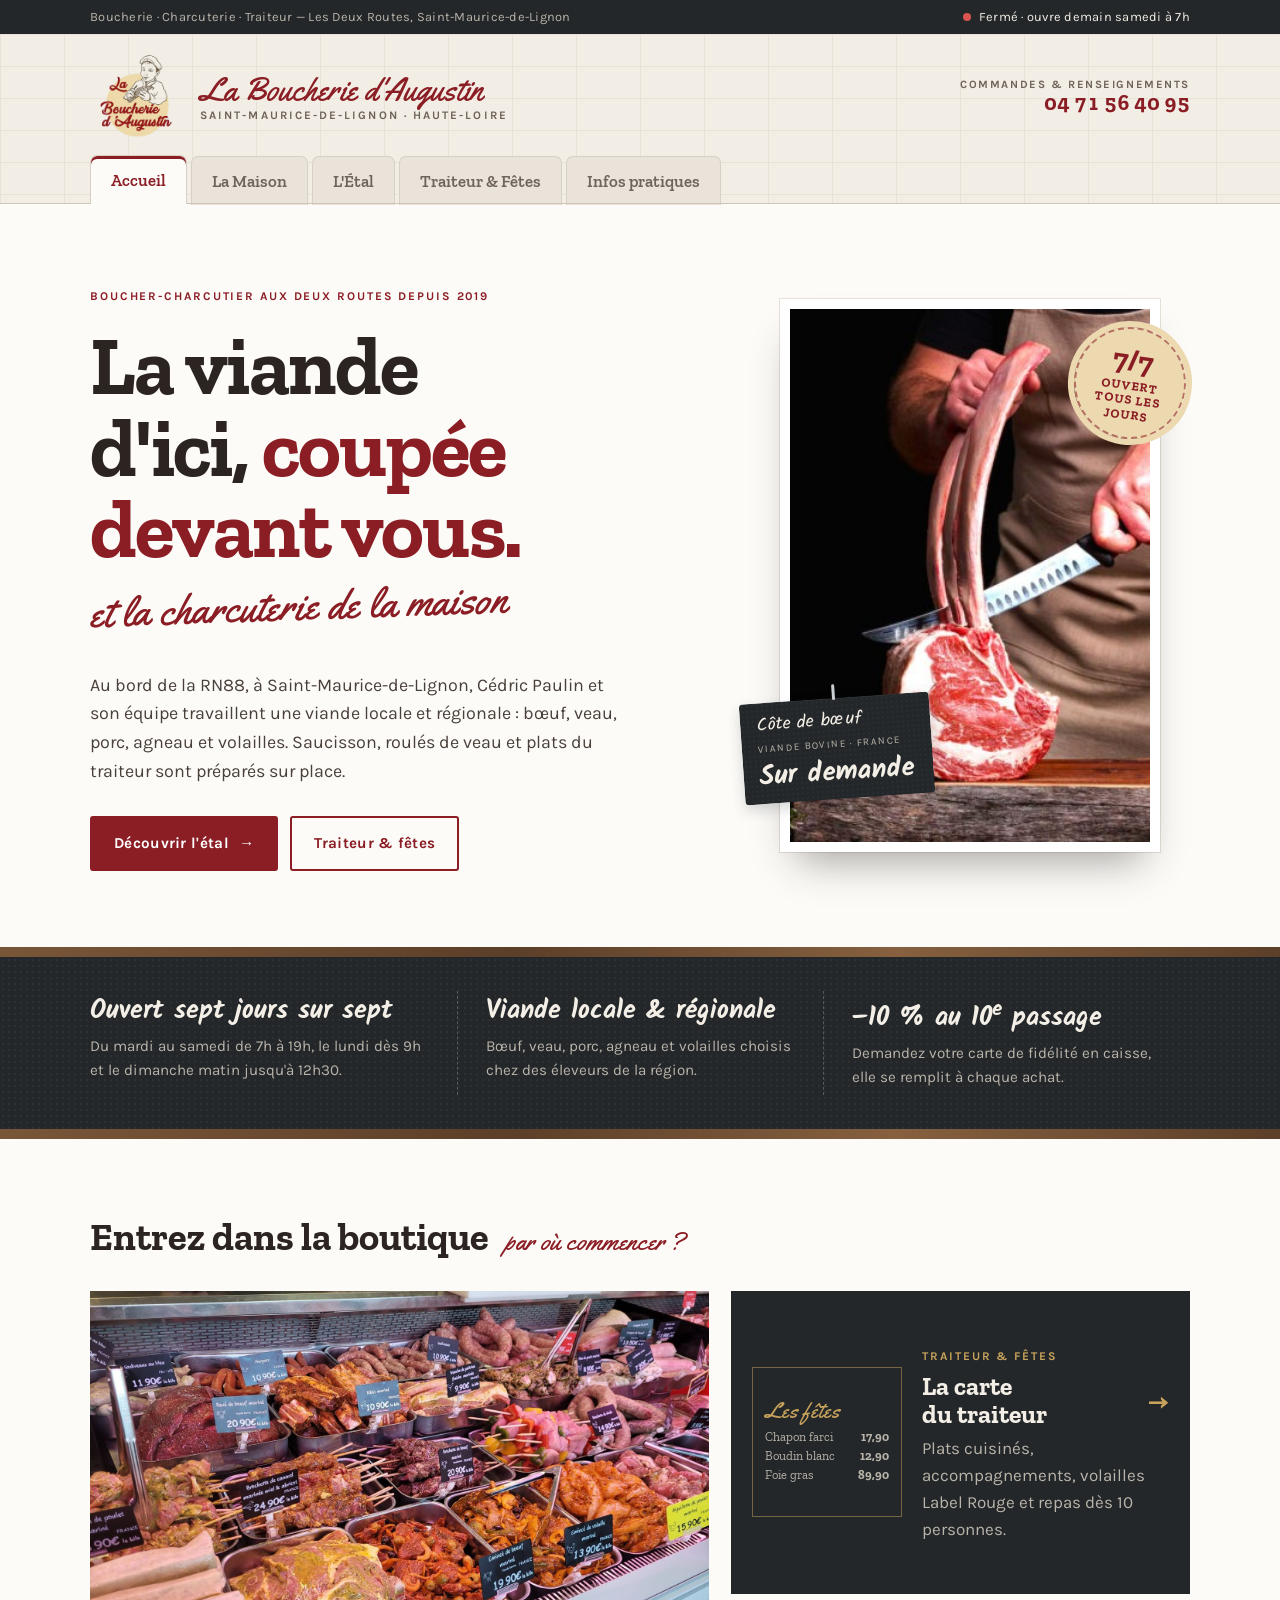
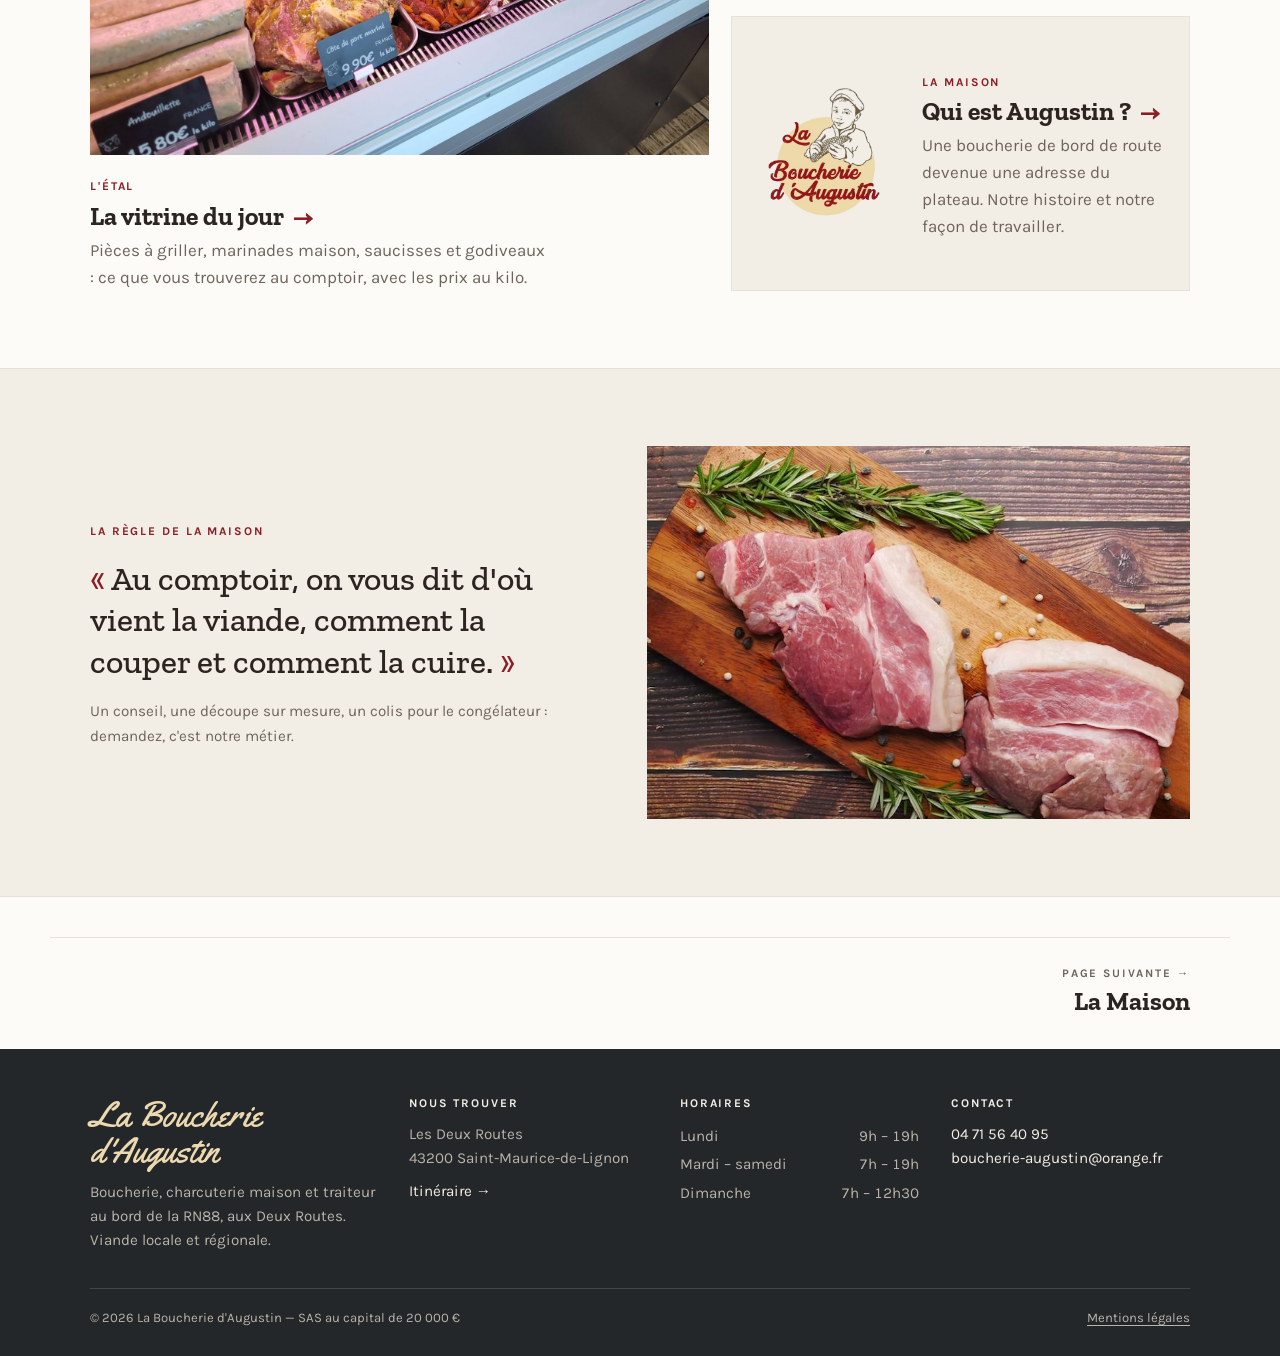
<file: index.html>
<!doctype html>
<html lang="fr">
<head>
<meta charset="utf-8">
<meta name="viewport" content="width=device-width, initial-scale=1, viewport-fit=cover">
<title>La Boucherie d'Augustin</title>
<meta name="description" content="Boucherie, charcuterie maison et traiteur aux Deux Routes, Saint-Maurice-de-Lignon (43). Viande locale et régionale, ouvert 7 jours sur 7.">
<meta property="og:title" content="La Boucherie d'Augustin">
<meta property="og:description" content="Boucherie, charcuterie maison et traiteur aux Deux Routes, Saint-Maurice-de-Lignon (43). Viande locale et régionale, ouvert 7 jours sur 7.">
<meta property="og:type" content="website">
<meta property="og:image" content="assets/img/vitrine.jpg">
<meta name="theme-color" content="#24272a">
<link rel="icon" type="image/png" href="assets/img/favicon.png">
<link rel="preconnect" href="https://fonts.googleapis.com">
<link rel="preconnect" href="https://fonts.gstatic.com" crossorigin>
<link rel="stylesheet" href="https://fonts.googleapis.com/css2?family=Kalam:wght@400;700&amp;family=Karla:ital,wght@0,400;0,500;0,700;1,400&amp;family=Yellowtail&amp;family=Zilla+Slab:wght@500;600;700&amp;display=swap">
<link rel="stylesheet" href="assets/css/site.css">
</head>
<body>
<a class="skip" href="#contenu">Aller au contenu</a>
<div class="topbar">
  <div class="wrap">
    <span class="hide-sm">Boucherie · Charcuterie · Traiteur — Les Deux Routes, Saint-Maurice-de-Lignon</span>
    <span class="status" data-status>Ouvert 7 jours sur 7</span>
  </div>
</div>
<header class="masthead">
  <div class="wrap">
    <a class="brand" href="index.html" data-index="0" aria-label="La Boucherie d'Augustin, accueil">
      <img src="assets/img/logo.png" alt="Logo de La Boucherie d'Augustin : un jeune apprenti boucher tenant un saucisson" width="96" height="94">
      <span class="brand-text"><strong>La Boucherie d'Augustin</strong><span>Saint-Maurice-de-Lignon · Haute-Loire</span></span>
    </a>
    <nav aria-label="Pages du site">
      <ul class="tabs">
        <li><a href="index.html" data-index="0" aria-current="page">Accueil</a></li>
        <li><a href="maison.html" data-index="1">La Maison</a></li>
        <li><a href="etal.html" data-index="2">L'Étal</a></li>
        <li><a href="traiteur.html" data-index="3">Traiteur &amp; Fêtes</a></li>
        <li><a href="infos.html" data-index="4">Infos pratiques</a></li>
      </ul>
    </nav>
    <a class="call" href="tel:+33471564095"><small>Commandes &amp; renseignements</small><b>04 71 56 40 95</b></a>
  </div>
</header>
<main id="contenu" class="page" data-index="0">

  <div class="wrap hero">
    <div>
      <span class="label">Boucher-charcutier aux Deux Routes depuis 2019</span>
      <h1>La viande d'ici, <em>coupée devant vous.</em></h1>
      <span class="script under">et la charcuterie de la maison</span>
      <p class="intro">Au bord de la RN88, à Saint-Maurice-de-Lignon, Cédric Paulin et son équipe travaillent une viande locale et régionale : bœuf, veau, porc, agneau et volailles. Saucisson, roulés de veau et plats du traiteur sont préparés sur place.</p>
      <div class="actions">
        <a class="btn" href="etal.html" data-index="2">Découvrir l'étal <span class="arrow">→</span></a>
        <a class="btn ghost" href="traiteur.html" data-index="3">Traiteur &amp; fêtes</a>
      </div>
    </div>
    <div class="hero-visual">
      <div class="photo"><img src="assets/img/cote-de-boeuf.jpg" alt="Le boucher tient une côte de bœuf à l'os, couteau à la main" width="300" height="444"></div>
      <div class="tag"><span class="t-name">Côte de bœuf</span><span class="t-origin">Viande bovine · France</span><span class="t-price">Sur demande<small></small></span></div>
      <div class="stamp"><span><strong>7/7</strong>ouvert<br>tous les jours</span></div>
    </div>
  </div>

  <div class="ardoise">
    <div class="wrap">
      <div class="item"><b>Ouvert sept jours sur sept</b><span>Du mardi au samedi de 7h à 19h, le lundi dès 9h et le dimanche matin jusqu'à 12h30.</span></div>
      <div class="item"><b>Viande locale &amp; régionale</b><span>Bœuf, veau, porc, agneau et volailles choisis chez des éleveurs de la région.</span></div>
      <div class="item"><b>−10 % au 10<sup>e</sup> passage</b><span>Demandez votre carte de fidélité en caisse, elle se remplit à chaque achat.</span></div>
    </div>
  </div>

  <section class="wrap">
    <div class="section-title"><h2>Entrez dans la boutique</h2><span class="script">par où commencer ?</span></div>
    <div class="doors">
      <a class="door door-main" href="etal.html" data-index="2">
        <div class="img"><img src="assets/img/vitrine.jpg" alt="La vitrine réfrigérée : brochettes, merguez, émincés marinés et andouillettes avec leurs étiquettes de prix" width="1600" height="1200"></div>
        <div class="door-txt">
          <span class="label">L'Étal</span>
          <h3>La vitrine du jour <span class="arrow">→</span></h3>
          <p>Pièces à griller, marinades maison, saucisses et godiveaux : ce que vous trouverez au comptoir, avec les prix au kilo.</p>
        </div>
      </a>
      <a class="door door-side menu-card" href="traiteur.html" data-index="3">
        <div class="mini-menu" aria-hidden="true"><span class="script">Les fêtes</span><span>Chapon farci <b>17,90</b></span><span>Boudin blanc <b>12,90</b></span><span>Foie gras <b>89,90</b></span></div>
        <div class="door-txt">
          <span class="label">Traiteur &amp; Fêtes</span>
          <h3>La carte du traiteur <span class="arrow">→</span></h3>
          <p>Plats cuisinés, accompagnements, volailles Label Rouge et repas dès 10 personnes.</p>
        </div>
      </a>
      <a class="door door-side" href="maison.html" data-index="1">
        <div class="img logo"><img src="assets/img/logo.png" alt="" width="452" height="442"></div>
        <div class="door-txt">
          <span class="label">La Maison</span>
          <h3>Qui est Augustin ? <span class="arrow">→</span></h3>
          <p>Une boucherie de bord de route devenue une adresse du plateau. Notre histoire et notre façon de travailler.</p>
        </div>
      </a>
    </div>
  </section>

  <div class="quote-band">
    <section class="wrap">
      <div>
        <span class="label">La règle de la maison</span>
        <blockquote style="margin-top:14px">Au comptoir, on vous dit d'où vient la viande, comment la couper et comment la cuire.</blockquote>
        <cite>Un conseil, une découpe sur mesure, un colis pour le congélateur : demandez, c'est notre métier.</cite>
      </div>
      <div class="photo"><img src="assets/img/porc-planche.jpg" alt="Deux pièces de porc fraîches sur une planche en bois, romarin et poivre" width="800" height="600"></div>
    </section>
  </div>

</main>
<nav class="wrap pager" aria-label="Pages voisines">
  
  <a class="next" href="maison.html" data-index="1"><small>Page suivante →</small><span>La Maison</span></a>
</nav>
<footer class="site-footer">
  <div class="wrap">
    <div class="foot-grid">
      <div class="foot-brand">
        <span class="script">La Boucherie d'Augustin</span>
        <p>Boucherie, charcuterie maison et traiteur au bord de la RN88, aux Deux Routes. Viande locale et régionale.</p>
      </div>
      <div>
        <h4>Nous trouver</h4>
        <p>Les Deux Routes<br>43200 Saint-Maurice-de-Lignon</p>
        <p style="margin-top:8px"><a href="https://www.google.com/maps/search/?api=1&query=La+Boucherie+d%27Augustin%2C+Les+Deux+Routes%2C+43200+Saint-Maurice-de-Lignon" target="_blank" rel="noopener">Itinéraire →</a></p>
      </div>
      <div>
        <h4>Horaires</h4>
        <ul class="foot-hours">
          <li><span>Lundi</span><span>9h – 19h</span></li>
          <li><span>Mardi – samedi</span><span>7h – 19h</span></li>
          <li><span>Dimanche</span><span>7h – 12h30</span></li>
        </ul>
      </div>
      <div>
        <h4>Contact</h4>
        <p><a href="tel:+33471564095">04 71 56 40 95</a><br><a href="mailto:boucherie-augustin@orange.fr">boucherie-augustin@orange.fr</a></p>
      </div>
    </div>
    <div class="foot-bottom">
      <span>© <span data-year>2026</span> La Boucherie d'Augustin — SAS au capital de 20 000 €</span>
      <a href="mentions-legales.html" data-index="5">Mentions légales</a>
    </div>
  </div>
</footer>
<script src="assets/js/site.js"></script>
</body>
</html>
</file>
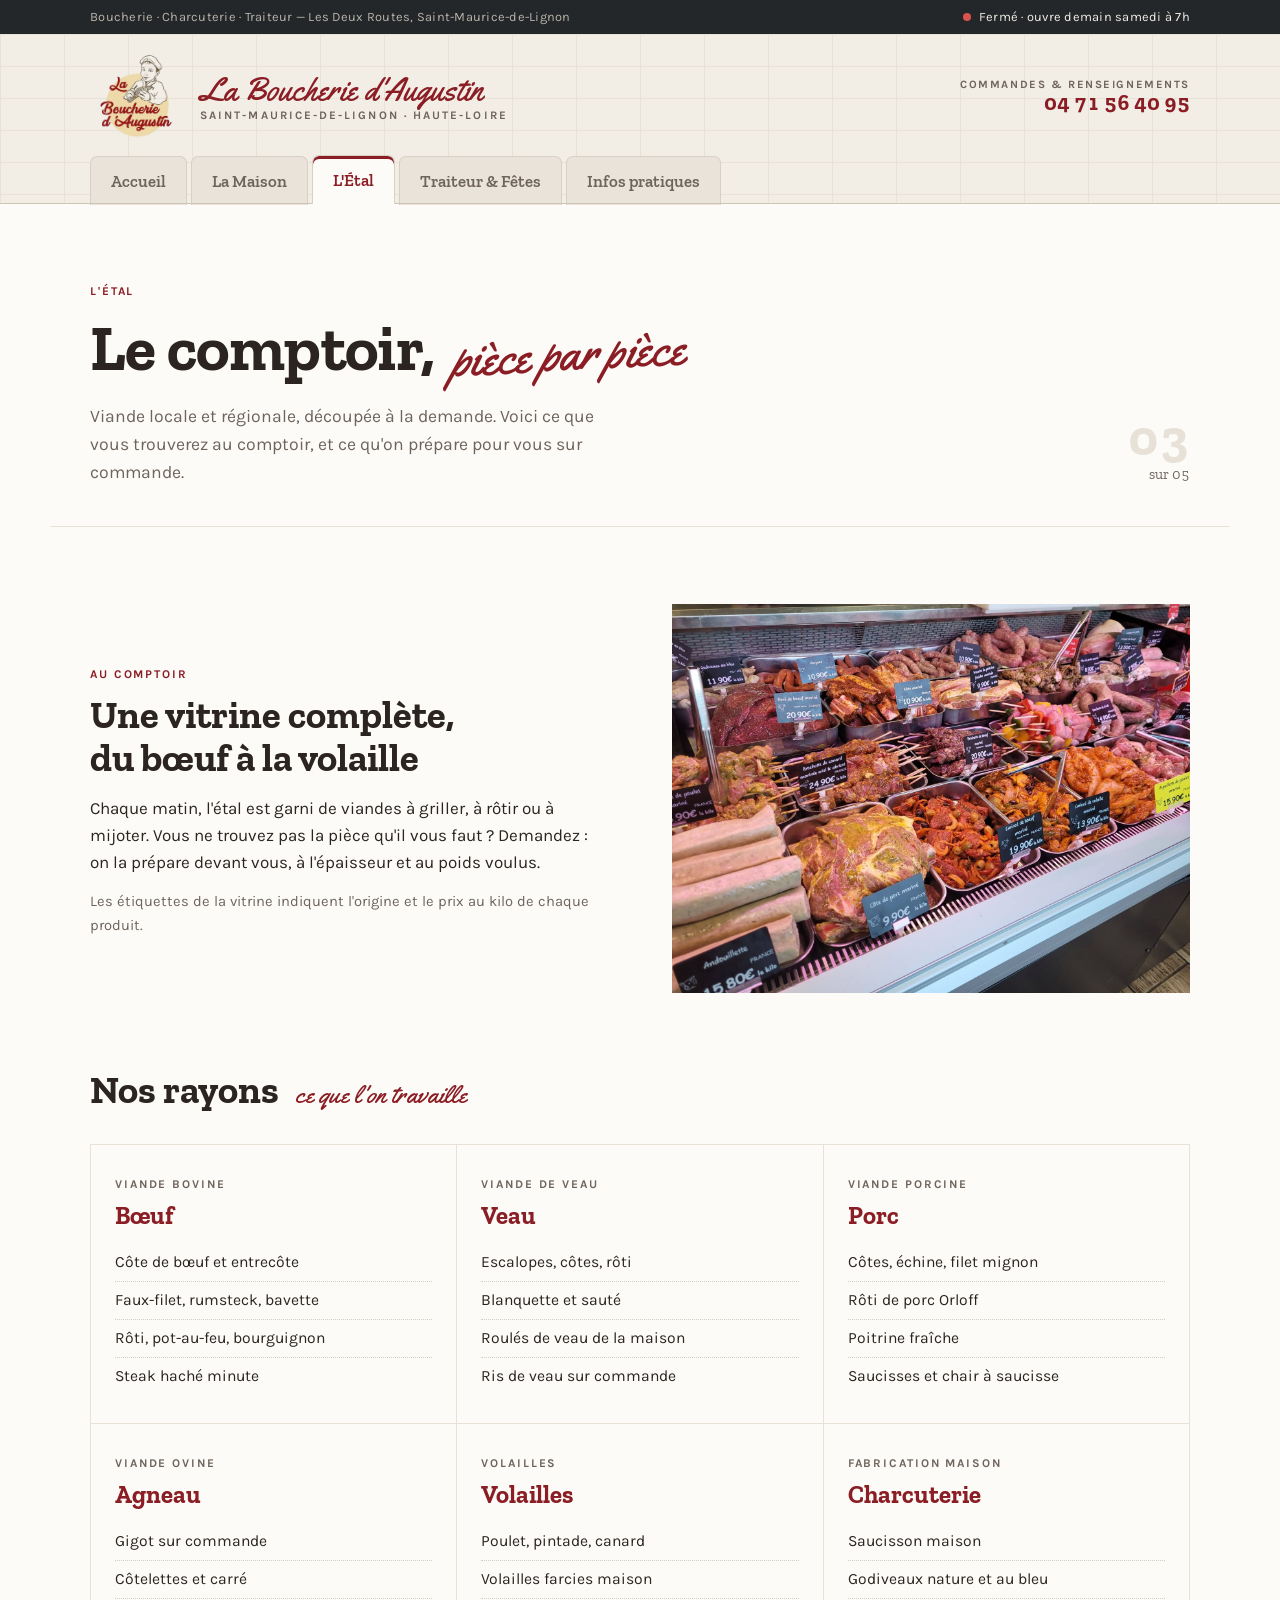
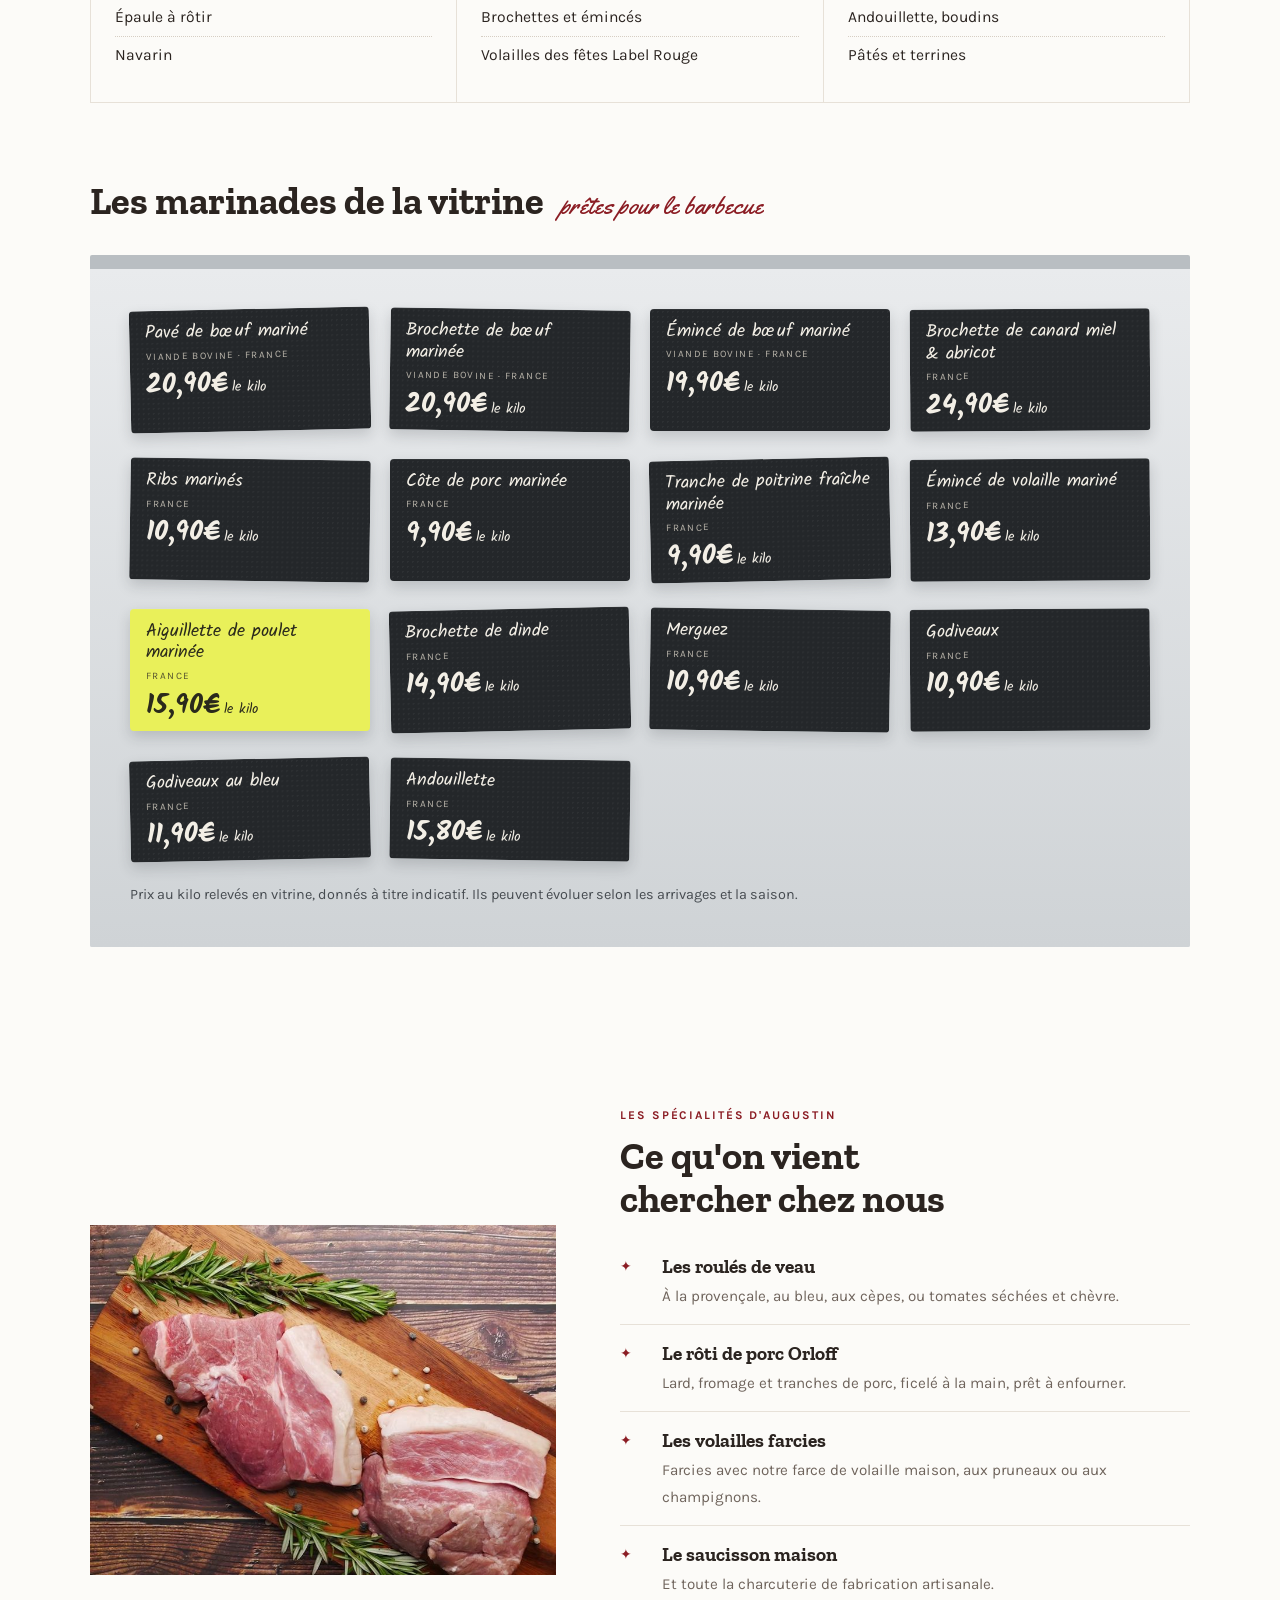
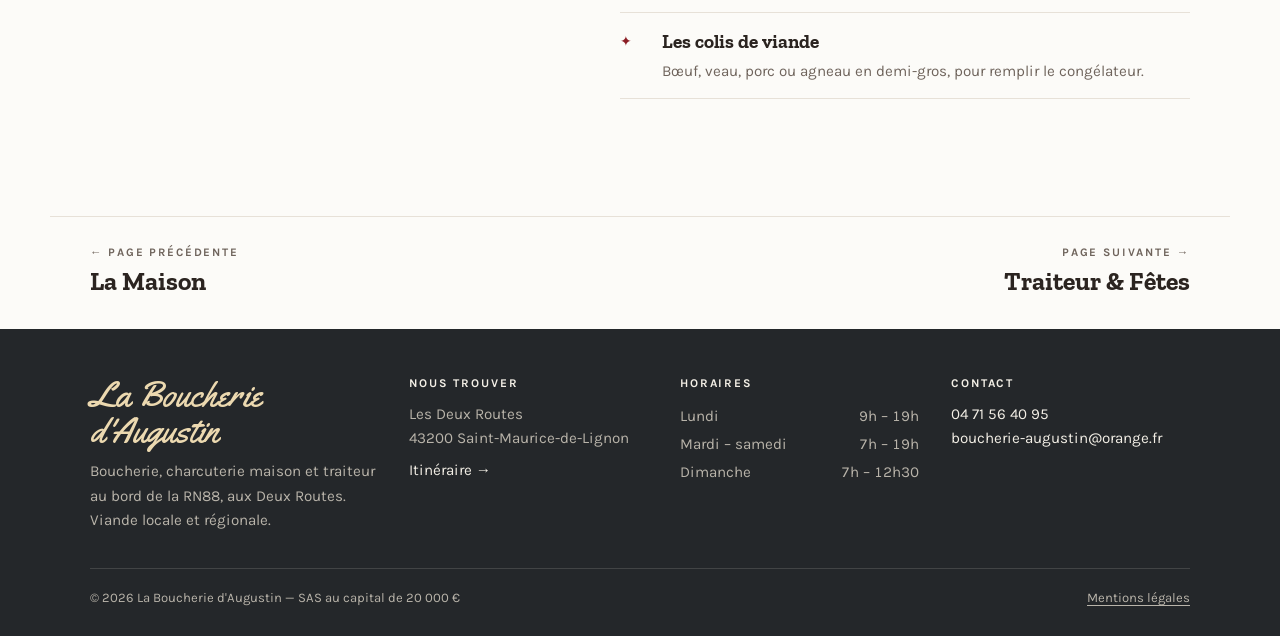
<file: etal.html>
<!doctype html>
<html lang="fr">
<head>
<meta charset="utf-8">
<meta name="viewport" content="width=device-width, initial-scale=1, viewport-fit=cover">
<title>L'Étal · La Boucherie d'Augustin</title>
<meta name="description" content="Bœuf, veau, porc, agneau, volailles, charcuterie maison et marinades : l'étal de La Boucherie d'Augustin à Saint-Maurice-de-Lignon.">
<meta property="og:title" content="L'Étal · La Boucherie d'Augustin">
<meta property="og:description" content="Bœuf, veau, porc, agneau, volailles, charcuterie maison et marinades : l'étal de La Boucherie d'Augustin à Saint-Maurice-de-Lignon.">
<meta property="og:type" content="website">
<meta property="og:image" content="assets/img/vitrine.jpg">
<meta name="theme-color" content="#24272a">
<link rel="icon" type="image/png" href="assets/img/favicon.png">
<link rel="preconnect" href="https://fonts.googleapis.com">
<link rel="preconnect" href="https://fonts.gstatic.com" crossorigin>
<link rel="stylesheet" href="https://fonts.googleapis.com/css2?family=Kalam:wght@400;700&amp;family=Karla:ital,wght@0,400;0,500;0,700;1,400&amp;family=Yellowtail&amp;family=Zilla+Slab:wght@500;600;700&amp;display=swap">
<link rel="stylesheet" href="assets/css/site.css">
</head>
<body>
<a class="skip" href="#contenu">Aller au contenu</a>
<div class="topbar">
  <div class="wrap">
    <span class="hide-sm">Boucherie · Charcuterie · Traiteur — Les Deux Routes, Saint-Maurice-de-Lignon</span>
    <span class="status" data-status>Ouvert 7 jours sur 7</span>
  </div>
</div>
<header class="masthead">
  <div class="wrap">
    <a class="brand" href="index.html" data-index="0" aria-label="La Boucherie d'Augustin, accueil">
      <img src="assets/img/logo.png" alt="Logo de La Boucherie d'Augustin : un jeune apprenti boucher tenant un saucisson" width="96" height="94">
      <span class="brand-text"><strong>La Boucherie d'Augustin</strong><span>Saint-Maurice-de-Lignon · Haute-Loire</span></span>
    </a>
    <nav aria-label="Pages du site">
      <ul class="tabs">
        <li><a href="index.html" data-index="0">Accueil</a></li>
        <li><a href="maison.html" data-index="1">La Maison</a></li>
        <li><a href="etal.html" data-index="2" aria-current="page">L'Étal</a></li>
        <li><a href="traiteur.html" data-index="3">Traiteur &amp; Fêtes</a></li>
        <li><a href="infos.html" data-index="4">Infos pratiques</a></li>
      </ul>
    </nav>
    <a class="call" href="tel:+33471564095"><small>Commandes &amp; renseignements</small><b>04 71 56 40 95</b></a>
  </div>
</header>
<main id="contenu" class="page" data-index="2">

  <div class="wrap page-head">
    <div>
      <span class="label">L'Étal</span>
      <h1>Le comptoir, <span class="script">pièce par pièce</span></h1>
      <p class="lede">Viande locale et régionale, découpée à la demande. Voici ce que vous trouverez au comptoir, et ce qu'on prépare pour vous sur commande.</p>
    </div>
    <div class="page-folio" aria-hidden="true"><b>03</b>sur 05</div>
  </div>

  <section class="wrap etal-intro">
    <div>
      <span class="label">Au comptoir</span>
      <h2 style="font-size:clamp(1.7rem,3.2vw,2.4rem);margin-top:8px">Une vitrine complète, du bœuf à la volaille</h2>
      <p style="margin-top:16px;max-width:52ch">Chaque matin, l'étal est garni de viandes à griller, à rôtir ou à mijoter. Vous ne trouvez pas la pièce qu'il vous faut ? Demandez : on la prépare devant vous, à l'épaisseur et au poids voulus.</p>
      <p class="note">Les étiquettes de la vitrine indiquent l'origine et le prix au kilo de chaque produit.</p>
    </div>
    <img src="assets/img/vitrine.jpg" alt="Vitrine de la boucherie avec brochettes marinées, émincés, merguez et andouillettes" width="1600" height="1200">
  </section>

  <section class="wrap" style="padding-top:0">
    <div class="section-title"><h2>Nos rayons</h2><span class="script">ce que l'on travaille</span></div>
    <div class="rayons">
      <div class="rayon"><span class="label">Viande bovine</span><h3>Bœuf</h3><ul><li>Côte de bœuf et entrecôte</li><li>Faux-filet, rumsteck, bavette</li><li>Rôti, pot-au-feu, bourguignon</li><li>Steak haché minute</li></ul></div>
      <div class="rayon"><span class="label">Viande de veau</span><h3>Veau</h3><ul><li>Escalopes, côtes, rôti</li><li>Blanquette et sauté</li><li>Roulés de veau de la maison</li><li>Ris de veau sur commande</li></ul></div>
      <div class="rayon"><span class="label">Viande porcine</span><h3>Porc</h3><ul><li>Côtes, échine, filet mignon</li><li>Rôti de porc Orloff</li><li>Poitrine fraîche</li><li>Saucisses et chair à saucisse</li></ul></div>
      <div class="rayon"><span class="label">Viande ovine</span><h3>Agneau</h3><ul><li>Gigot sur commande</li><li>Côtelettes et carré</li><li>Épaule à rôtir</li><li>Navarin</li></ul></div>
      <div class="rayon"><span class="label">Volailles</span><h3>Volailles</h3><ul><li>Poulet, pintade, canard</li><li>Volailles farcies maison</li><li>Brochettes et émincés</li><li>Volailles des fêtes Label Rouge</li></ul></div>
      <div class="rayon"><span class="label">Fabrication maison</span><h3>Charcuterie</h3><ul><li>Saucisson maison</li><li>Godiveaux nature et au bleu</li><li>Andouillette, boudins</li><li>Pâtés et terrines</li></ul></div>
    </div>
  </section>

  <section class="wrap" style="padding-top:0">
    <div class="section-title"><h2>Les marinades de la vitrine</h2><span class="script">prêtes pour le barbecue</span></div>
    <div class="vitrine-board">
      <div class="tags-grid">
        <div class="tag"><span class="t-name">Pavé de bœuf mariné</span><span class="t-origin">Viande bovine · France</span><span class="t-price">20,90€<small>le kilo</small></span></div>
        <div class="tag"><span class="t-name">Brochette de bœuf marinée</span><span class="t-origin">Viande bovine · France</span><span class="t-price">20,90€<small>le kilo</small></span></div>
        <div class="tag"><span class="t-name">Émincé de bœuf mariné</span><span class="t-origin">Viande bovine · France</span><span class="t-price">19,90€<small>le kilo</small></span></div>
        <div class="tag"><span class="t-name">Brochette de canard miel &amp; abricot</span><span class="t-origin">France</span><span class="t-price">24,90€<small>le kilo</small></span></div>
        <div class="tag"><span class="t-name">Ribs marinés</span><span class="t-origin">France</span><span class="t-price">10,90€<small>le kilo</small></span></div>
        <div class="tag"><span class="t-name">Côte de porc marinée</span><span class="t-origin">France</span><span class="t-price">9,90€<small>le kilo</small></span></div>
        <div class="tag"><span class="t-name">Tranche de poitrine fraîche marinée</span><span class="t-origin">France</span><span class="t-price">9,90€<small>le kilo</small></span></div>
        <div class="tag"><span class="t-name">Émincé de volaille mariné</span><span class="t-origin">France</span><span class="t-price">13,90€<small>le kilo</small></span></div>
        <div class="tag yellow"><span class="t-name">Aiguillette de poulet marinée</span><span class="t-origin">France</span><span class="t-price">15,90€<small>le kilo</small></span></div>
        <div class="tag"><span class="t-name">Brochette de dinde</span><span class="t-origin">France</span><span class="t-price">14,90€<small>le kilo</small></span></div>
        <div class="tag"><span class="t-name">Merguez</span><span class="t-origin">France</span><span class="t-price">10,90€<small>le kilo</small></span></div>
        <div class="tag"><span class="t-name">Godiveaux</span><span class="t-origin">France</span><span class="t-price">10,90€<small>le kilo</small></span></div>
        <div class="tag"><span class="t-name">Godiveaux au bleu</span><span class="t-origin">France</span><span class="t-price">11,90€<small>le kilo</small></span></div>
        <div class="tag"><span class="t-name">Andouillette</span><span class="t-origin">France</span><span class="t-price">15,80€<small>le kilo</small></span></div>
      </div>
      <p class="board-note">Prix au kilo relevés en vitrine, donnés à titre indicatif. Ils peuvent évoluer selon les arrivages et la saison.</p>
    </div>
  </section>

  <section class="wrap specialites">
    <img src="assets/img/porc-planche.jpg" alt="Pièces de porc fraîches posées sur une planche en bois avec du romarin" width="800" height="600">
    <div>
      <span class="label">Les spécialités d'Augustin</span>
      <h2 style="font-size:clamp(1.7rem,3.2vw,2.4rem);margin-top:8px">Ce qu'on vient chercher chez nous</h2>
      <ul class="spec-list">
        <li><div><b>Les roulés de veau</b><span>À la provençale, au bleu, aux cèpes, ou tomates séchées et chèvre.</span></div></li>
        <li><div><b>Le rôti de porc Orloff</b><span>Lard, fromage et tranches de porc, ficelé à la main, prêt à enfourner.</span></div></li>
        <li><div><b>Les volailles farcies</b><span>Farcies avec notre farce de volaille maison, aux pruneaux ou aux champignons.</span></div></li>
        <li><div><b>Le saucisson maison</b><span>Et toute la charcuterie de fabrication artisanale.</span></div></li>
        <li><div><b>Les colis de viande</b><span>Bœuf, veau, porc ou agneau en demi-gros, pour remplir le congélateur.</span></div></li>
      </ul>
    </div>
  </section>

</main>
<nav class="wrap pager" aria-label="Pages voisines">
  <a class="prev" href="maison.html" data-index="1"><small>← Page précédente</small><span>La Maison</span></a>
  <a class="next" href="traiteur.html" data-index="3"><small>Page suivante →</small><span>Traiteur &amp; Fêtes</span></a>
</nav>
<footer class="site-footer">
  <div class="wrap">
    <div class="foot-grid">
      <div class="foot-brand">
        <span class="script">La Boucherie d'Augustin</span>
        <p>Boucherie, charcuterie maison et traiteur au bord de la RN88, aux Deux Routes. Viande locale et régionale.</p>
      </div>
      <div>
        <h4>Nous trouver</h4>
        <p>Les Deux Routes<br>43200 Saint-Maurice-de-Lignon</p>
        <p style="margin-top:8px"><a href="https://www.google.com/maps/search/?api=1&query=La+Boucherie+d%27Augustin%2C+Les+Deux+Routes%2C+43200+Saint-Maurice-de-Lignon" target="_blank" rel="noopener">Itinéraire →</a></p>
      </div>
      <div>
        <h4>Horaires</h4>
        <ul class="foot-hours">
          <li><span>Lundi</span><span>9h – 19h</span></li>
          <li><span>Mardi – samedi</span><span>7h – 19h</span></li>
          <li><span>Dimanche</span><span>7h – 12h30</span></li>
        </ul>
      </div>
      <div>
        <h4>Contact</h4>
        <p><a href="tel:+33471564095">04 71 56 40 95</a><br><a href="mailto:boucherie-augustin@orange.fr">boucherie-augustin@orange.fr</a></p>
      </div>
    </div>
    <div class="foot-bottom">
      <span>© <span data-year>2026</span> La Boucherie d'Augustin — SAS au capital de 20 000 €</span>
      <a href="mentions-legales.html" data-index="5">Mentions légales</a>
    </div>
  </div>
</footer>
<script src="assets/js/site.js"></script>
</body>
</html>
</file>
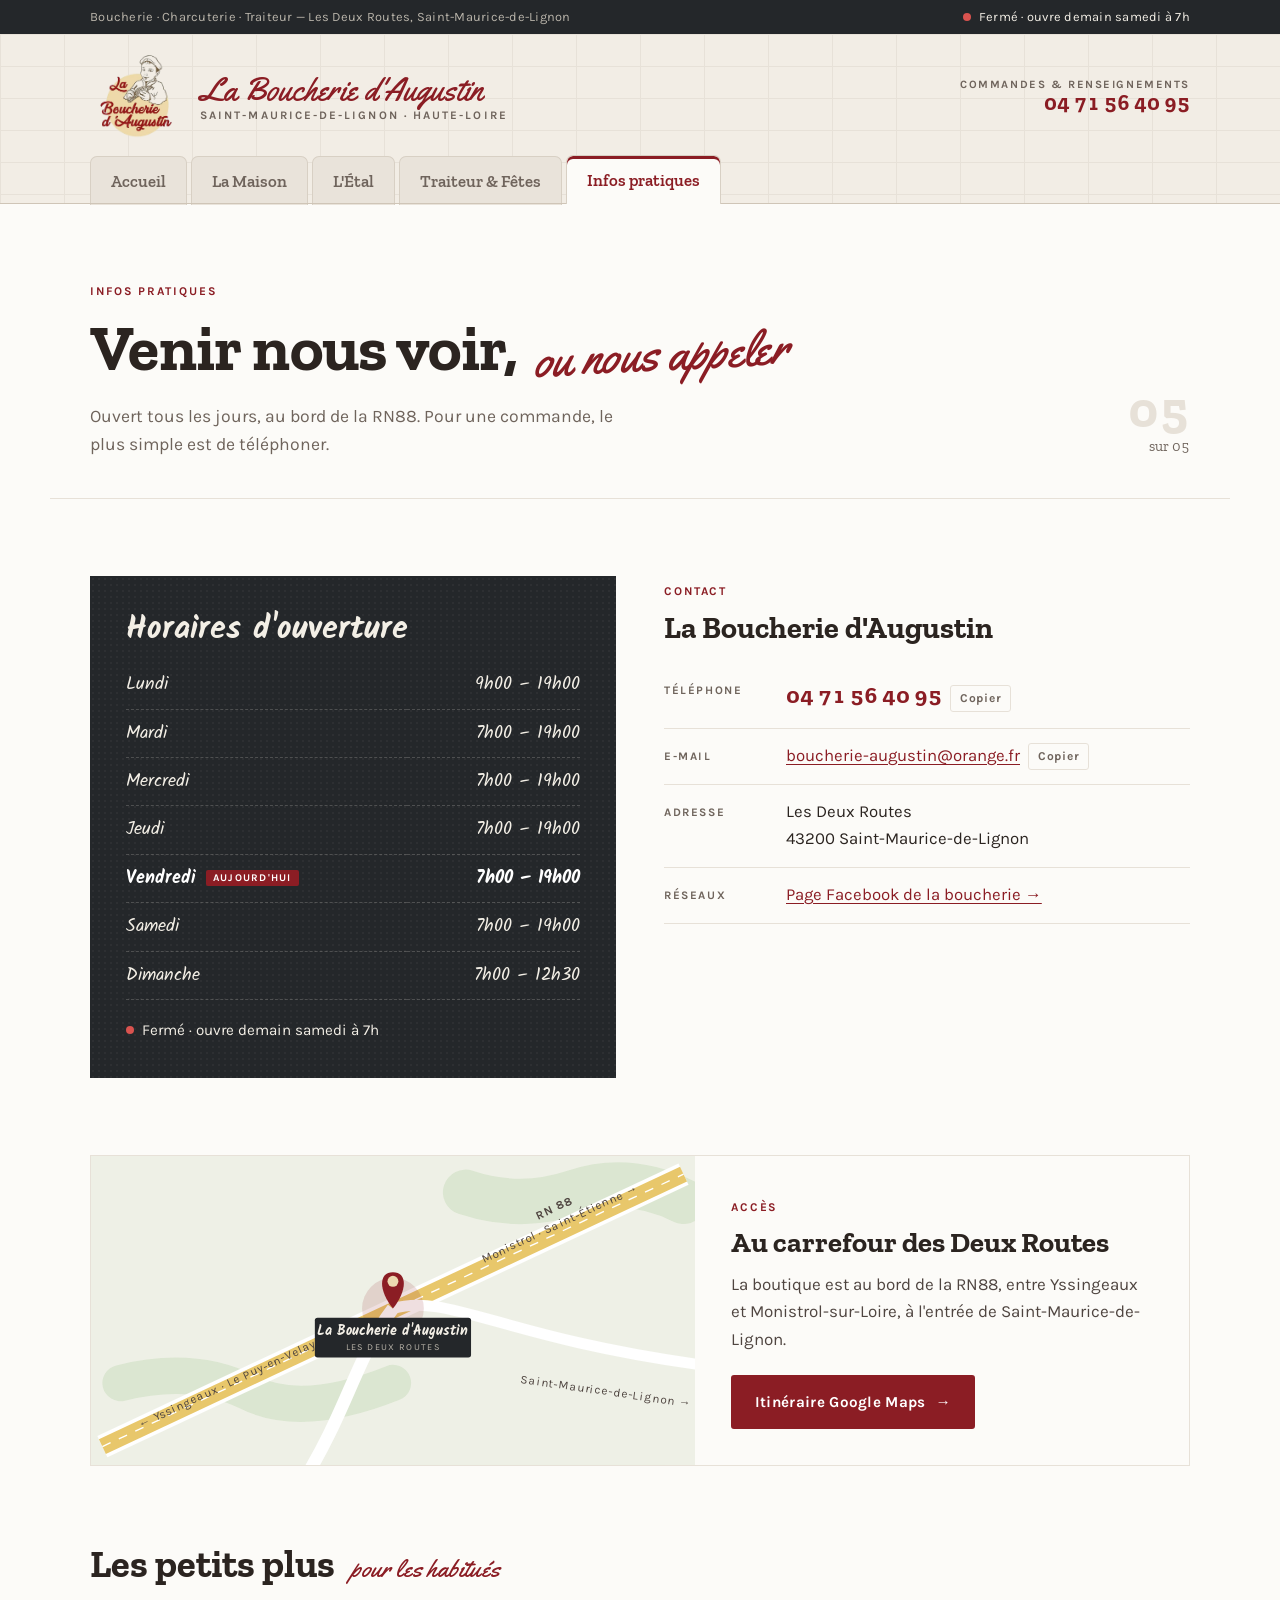
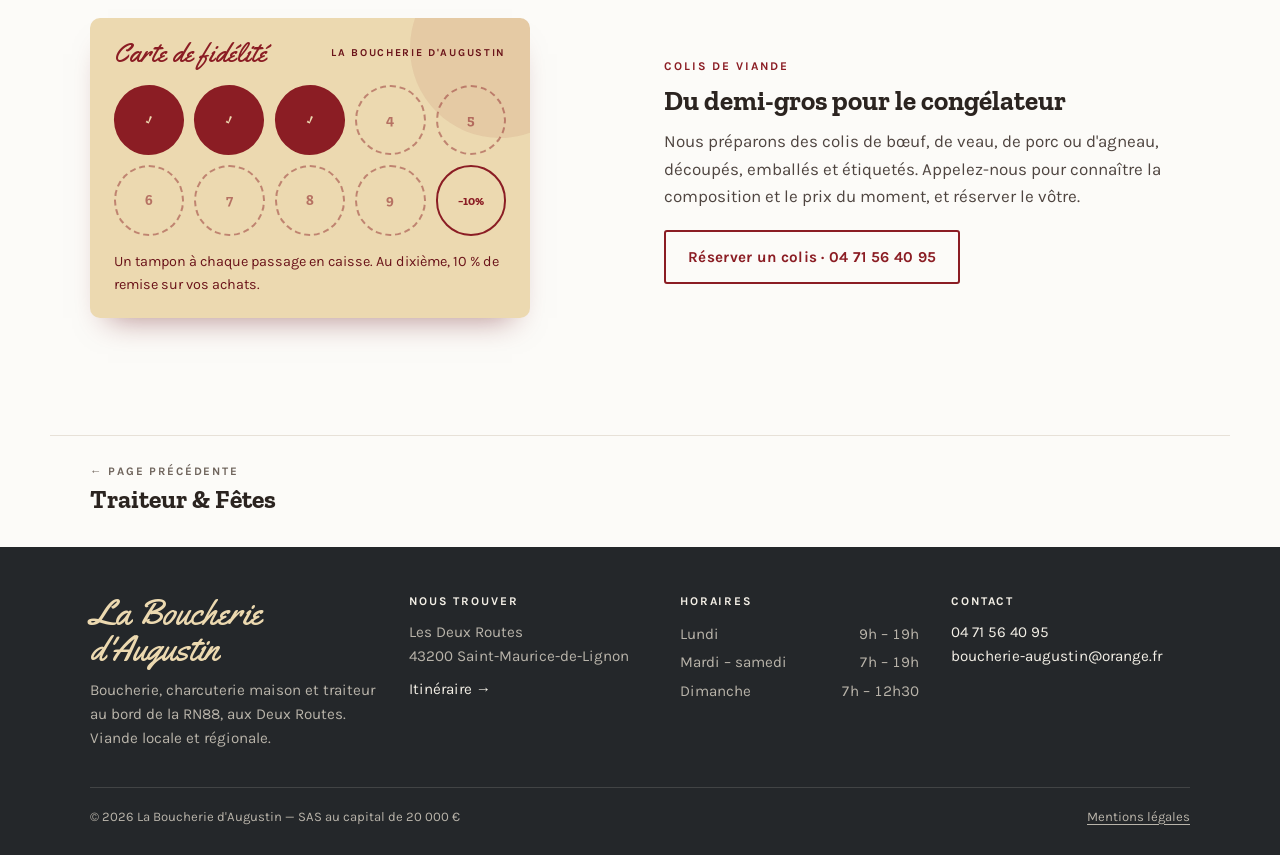
<file: infos.html>
<!doctype html>
<html lang="fr">
<head>
<meta charset="utf-8">
<meta name="viewport" content="width=device-width, initial-scale=1, viewport-fit=cover">
<title>Infos pratiques · La Boucherie d'Augustin</title>
<meta name="description" content="Horaires, adresse, téléphone et accès de La Boucherie d'Augustin, Les Deux Routes, 43200 Saint-Maurice-de-Lignon.">
<meta property="og:title" content="Infos pratiques · La Boucherie d'Augustin">
<meta property="og:description" content="Horaires, adresse, téléphone et accès de La Boucherie d'Augustin, Les Deux Routes, 43200 Saint-Maurice-de-Lignon.">
<meta property="og:type" content="website">
<meta property="og:image" content="assets/img/vitrine.jpg">
<meta name="theme-color" content="#24272a">
<link rel="icon" type="image/png" href="assets/img/favicon.png">
<link rel="preconnect" href="https://fonts.googleapis.com">
<link rel="preconnect" href="https://fonts.gstatic.com" crossorigin>
<link rel="stylesheet" href="https://fonts.googleapis.com/css2?family=Kalam:wght@400;700&amp;family=Karla:ital,wght@0,400;0,500;0,700;1,400&amp;family=Yellowtail&amp;family=Zilla+Slab:wght@500;600;700&amp;display=swap">
<link rel="stylesheet" href="assets/css/site.css">
</head>
<body>
<a class="skip" href="#contenu">Aller au contenu</a>
<div class="topbar">
  <div class="wrap">
    <span class="hide-sm">Boucherie · Charcuterie · Traiteur — Les Deux Routes, Saint-Maurice-de-Lignon</span>
    <span class="status" data-status>Ouvert 7 jours sur 7</span>
  </div>
</div>
<header class="masthead">
  <div class="wrap">
    <a class="brand" href="index.html" data-index="0" aria-label="La Boucherie d'Augustin, accueil">
      <img src="assets/img/logo.png" alt="Logo de La Boucherie d'Augustin : un jeune apprenti boucher tenant un saucisson" width="96" height="94">
      <span class="brand-text"><strong>La Boucherie d'Augustin</strong><span>Saint-Maurice-de-Lignon · Haute-Loire</span></span>
    </a>
    <nav aria-label="Pages du site">
      <ul class="tabs">
        <li><a href="index.html" data-index="0">Accueil</a></li>
        <li><a href="maison.html" data-index="1">La Maison</a></li>
        <li><a href="etal.html" data-index="2">L'Étal</a></li>
        <li><a href="traiteur.html" data-index="3">Traiteur &amp; Fêtes</a></li>
        <li><a href="infos.html" data-index="4" aria-current="page">Infos pratiques</a></li>
      </ul>
    </nav>
    <a class="call" href="tel:+33471564095"><small>Commandes &amp; renseignements</small><b>04 71 56 40 95</b></a>
  </div>
</header>
<main id="contenu" class="page" data-index="4">

  <div class="wrap page-head">
    <div>
      <span class="label">Infos pratiques</span>
      <h1>Venir nous voir, <span class="script">ou nous appeler</span></h1>
      <p class="lede">Ouvert tous les jours, au bord de la RN88. Pour une commande, le plus simple est de téléphoner.</p>
    </div>
    <div class="page-folio" aria-hidden="true"><b>05</b>sur 05</div>
  </div>

  <section class="wrap infos-grid">
    <div class="horaires">
      <h2>Horaires d'ouverture</h2>
      <table>
        <tbody>
          <tr data-day="1"><td>Lundi</td><td>9h00 – 19h00</td></tr>
          <tr data-day="2"><td>Mardi</td><td>7h00 – 19h00</td></tr>
          <tr data-day="3"><td>Mercredi</td><td>7h00 – 19h00</td></tr>
          <tr data-day="4"><td>Jeudi</td><td>7h00 – 19h00</td></tr>
          <tr data-day="5"><td>Vendredi</td><td>7h00 – 19h00</td></tr>
          <tr data-day="6"><td>Samedi</td><td>7h00 – 19h00</td></tr>
          <tr data-day="0"><td>Dimanche</td><td>7h00 – 12h30</td></tr>
        </tbody>
      </table>
      <p class="status" data-status>Ouvert 7 jours sur 7</p>
    </div>
    <div class="contact-card">
      <span class="label">Contact</span>
      <h2 style="margin-top:8px">La Boucherie d'Augustin</h2>
      <ul class="contact-list">
        <li><span class="k">Téléphone</span><span class="v"><b><a href="tel:+33471564095" style="color:inherit;text-decoration:none">04 71 56 40 95</a></b><button class="copy" type="button" data-copy="04 71 56 40 95">Copier</button></span></li>
        <li><span class="k">E-mail</span><span class="v"><a href="mailto:boucherie-augustin@orange.fr">boucherie-augustin@orange.fr</a><button class="copy" type="button" data-copy="boucherie-augustin@orange.fr">Copier</button></span></li>
        <li><span class="k">Adresse</span><span class="v">Les Deux Routes<br>43200 Saint-Maurice-de-Lignon</span></li>
        <li><span class="k">Réseaux</span><span class="v"><a href="https://www.facebook.com/p/La-Boucherie-dAugustin-61560800973878/" target="_blank" rel="noopener">Page Facebook de la boucherie →</a></span></li>
      </ul>
    </div>
  </section>

  <section class="wrap" style="padding-top:0">
    <div class="acces">
      <div class="plan">
        <svg viewBox="0 0 600 340" role="img" aria-labelledby="plan-t" preserveAspectRatio="xMidYMid meet">
          <title id="plan-t">Plan schématique : la boucherie se trouve au carrefour des Deux Routes, au bord de la RN88</title>
          <rect width="600" height="340" fill="#eef0e6"/>
          <path d="M0 250 Q 80 230 140 260 T 300 250" fill="none" stroke="#cfe0c4" stroke-width="40" stroke-linecap="round" opacity=".6"/>
          <path d="M380 40 q 60 20 120 0 t 120 10" fill="none" stroke="#cfe0c4" stroke-width="50" stroke-linecap="round" opacity=".6"/>
          <path d="M-20 320 L 620 20" stroke="#ffffff" stroke-width="26" fill="none"/>
          <path d="M-20 320 L 620 20" stroke="#e8c76b" stroke-width="18" fill="none"/>
          <path d="M-20 320 L 620 20" stroke="#ffffff" stroke-width="1.5" stroke-dasharray="10 10" fill="none"/>
          <path d="M300 168 C 260 220 250 280 200 360" stroke="#ffffff" stroke-width="14" fill="none"/>
          <path d="M300 168 C 360 150 420 200 640 230" stroke="#ffffff" stroke-width="12" fill="none"/>
          <g font-family="Karla, Arial, sans-serif" font-size="13" fill="#4f4540" font-weight="700" letter-spacing="1">
            <text x="460" y="70" transform="rotate(-25 460 70)">RN 88</text>
            <text x="22" y="300" transform="rotate(-25 22 300)" font-weight="400">← Yssingeaux · Le Puy-en-Velay</text>
            <text x="400" y="118" transform="rotate(-25 400 118)" font-weight="400">Monistrol · Saint-Étienne →</text>
            <text x="440" y="250" font-weight="400" transform="rotate(8 440 250)">Saint-Maurice-de-Lignon →</text>
          </g>
          <g transform="translate(300 168)">
            <circle r="34" fill="#8b1d24" opacity=".14"/>
            <path d="M0 -4 C -16 -24 -16 -44 0 -44 C 16 -44 16 -24 0 -4 Z" fill="#8b1d24" transform="translate(0 4)"/>
            <circle cy="-30" r="6" fill="#ecd9b0"/>
            <rect x="-86" y="10" width="172" height="44" rx="3" fill="#24272a"/>
            <text y="29" text-anchor="middle" font-family="Kalam, cursive" font-size="15" fill="#f3efe6" font-weight="700">La Boucherie d'Augustin</text>
            <text y="46" text-anchor="middle" font-family="Karla, Arial, sans-serif" font-size="10" fill="#b9b4aa" letter-spacing="1.5">LES DEUX ROUTES</text>
          </g>
        </svg>
      </div>
      <div class="txt">
        <span class="label">Accès</span>
        <h2 style="margin-top:8px">Au carrefour des Deux Routes</h2>
        <p>La boutique est au bord de la RN88, entre Yssingeaux et Monistrol-sur-Loire, à l'entrée de Saint-Maurice-de-Lignon.</p>
        <div class="actions">
          <a class="btn" href="https://www.google.com/maps/search/?api=1&query=La+Boucherie+d%27Augustin%2C+Les+Deux+Routes%2C+43200+Saint-Maurice-de-Lignon" target="_blank" rel="noopener">Itinéraire Google Maps <span class="arrow">→</span></a>
        </div>
      </div>
    </div>
  </section>

  <section class="wrap" style="padding-top:0">
    <div class="section-title"><h2>Les petits plus</h2><span class="script">pour les habitués</span></div>
    <div class="plus">
      <div class="fidelite" aria-label="Carte de fidélité : dix passages, dix pour cent de remise au dixième">
        <div class="top"><span class="script">Carte de fidélité</span><small>La Boucherie d'Augustin</small></div>
        <div class="stamps" aria-hidden="true">
          <span class="on">✓</span><span class="on">✓</span><span class="on">✓</span><span>4</span><span>5</span>
          <span>6</span><span>7</span><span>8</span><span>9</span><span class="gift">−10%</span>
        </div>
        <p>Un tampon à chaque passage en caisse. Au dixième, 10 % de remise sur vos achats.</p>
      </div>
      <div>
        <span class="label">Colis de viande</span>
        <h3 style="font-size:1.7rem;margin-top:8px">Du demi-gros pour le congélateur</h3>
        <p style="margin-top:12px;color:#4f4540;max-width:52ch">Nous préparons des colis de bœuf, de veau, de porc ou d'agneau, découpés, emballés et étiquetés. Appelez-nous pour connaître la composition et le prix du moment, et réserver le vôtre.</p>
        <p style="margin-top:20px"><a class="btn ghost" href="tel:+33471564095">Réserver un colis · 04 71 56 40 95</a></p>
      </div>
    </div>
  </section>

</main>
<nav class="wrap pager" aria-label="Pages voisines">
  <a class="prev" href="traiteur.html" data-index="3"><small>← Page précédente</small><span>Traiteur &amp; Fêtes</span></a>
  
</nav>
<footer class="site-footer">
  <div class="wrap">
    <div class="foot-grid">
      <div class="foot-brand">
        <span class="script">La Boucherie d'Augustin</span>
        <p>Boucherie, charcuterie maison et traiteur au bord de la RN88, aux Deux Routes. Viande locale et régionale.</p>
      </div>
      <div>
        <h4>Nous trouver</h4>
        <p>Les Deux Routes<br>43200 Saint-Maurice-de-Lignon</p>
        <p style="margin-top:8px"><a href="https://www.google.com/maps/search/?api=1&query=La+Boucherie+d%27Augustin%2C+Les+Deux+Routes%2C+43200+Saint-Maurice-de-Lignon" target="_blank" rel="noopener">Itinéraire →</a></p>
      </div>
      <div>
        <h4>Horaires</h4>
        <ul class="foot-hours">
          <li><span>Lundi</span><span>9h – 19h</span></li>
          <li><span>Mardi – samedi</span><span>7h – 19h</span></li>
          <li><span>Dimanche</span><span>7h – 12h30</span></li>
        </ul>
      </div>
      <div>
        <h4>Contact</h4>
        <p><a href="tel:+33471564095">04 71 56 40 95</a><br><a href="mailto:boucherie-augustin@orange.fr">boucherie-augustin@orange.fr</a></p>
      </div>
    </div>
    <div class="foot-bottom">
      <span>© <span data-year>2026</span> La Boucherie d'Augustin — SAS au capital de 20 000 €</span>
      <a href="mentions-legales.html" data-index="5">Mentions légales</a>
    </div>
  </div>
</footer>
<script src="assets/js/site.js"></script>
</body>
</html>
</file>
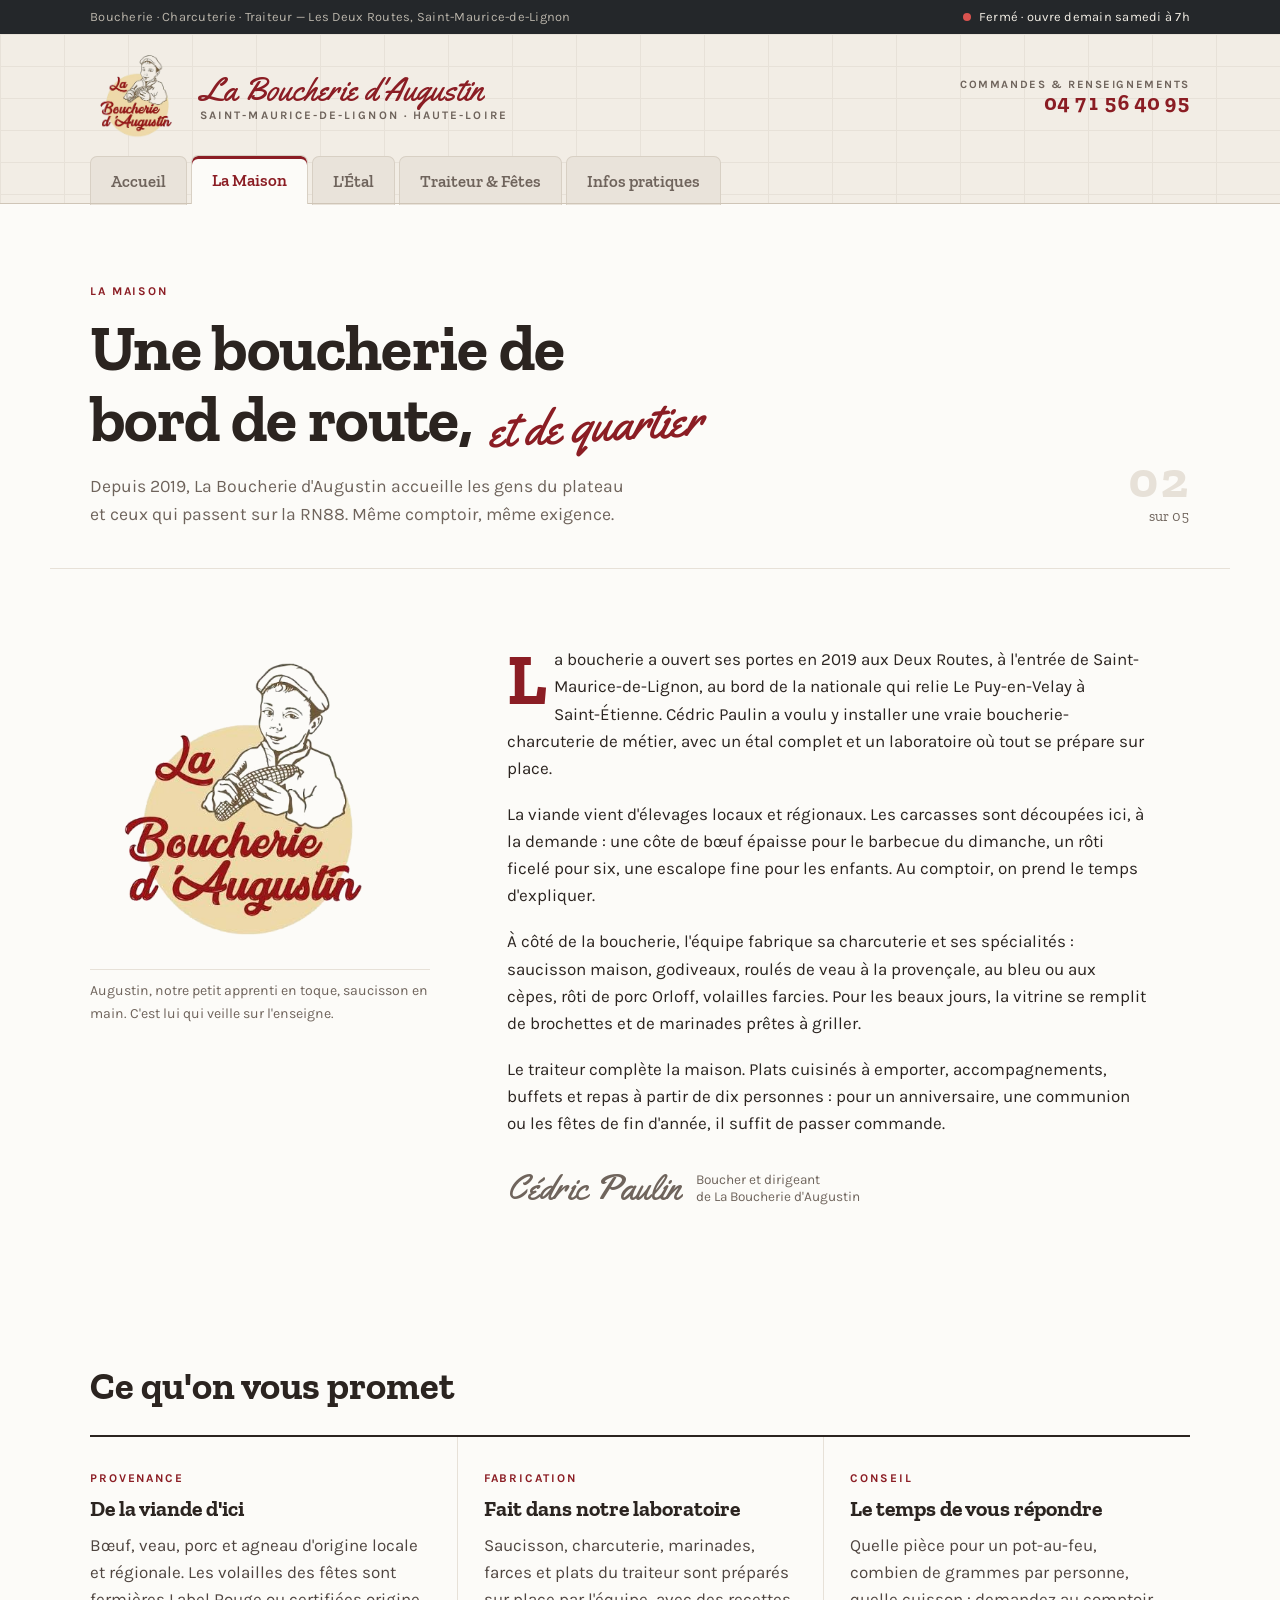
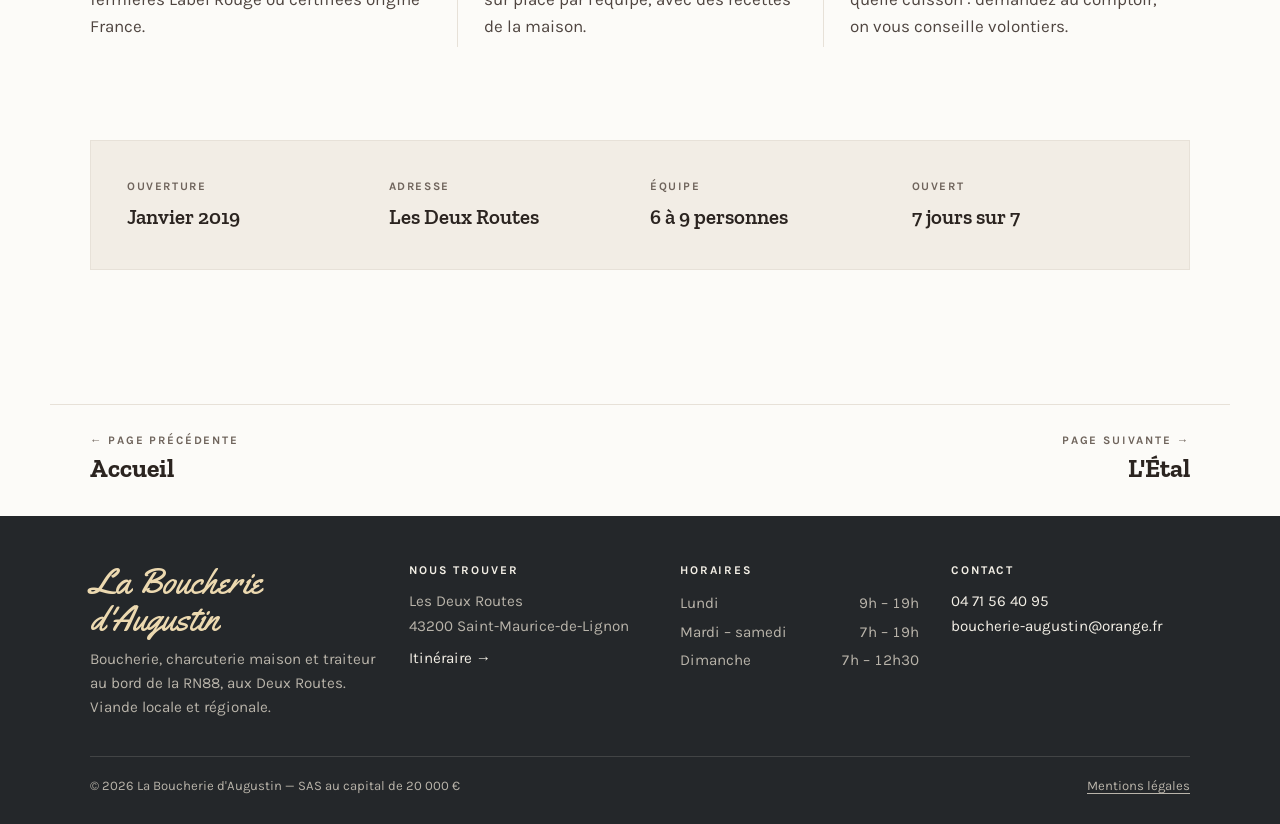
<file: maison.html>
<!doctype html>
<html lang="fr">
<head>
<meta charset="utf-8">
<meta name="viewport" content="width=device-width, initial-scale=1, viewport-fit=cover">
<title>La Maison · La Boucherie d'Augustin</title>
<meta name="description" content="L'histoire de La Boucherie d'Augustin, boucherie-charcuterie ouverte en 2019 aux Deux Routes à Saint-Maurice-de-Lignon.">
<meta property="og:title" content="La Maison · La Boucherie d'Augustin">
<meta property="og:description" content="L'histoire de La Boucherie d'Augustin, boucherie-charcuterie ouverte en 2019 aux Deux Routes à Saint-Maurice-de-Lignon.">
<meta property="og:type" content="website">
<meta property="og:image" content="assets/img/vitrine.jpg">
<meta name="theme-color" content="#24272a">
<link rel="icon" type="image/png" href="assets/img/favicon.png">
<link rel="preconnect" href="https://fonts.googleapis.com">
<link rel="preconnect" href="https://fonts.gstatic.com" crossorigin>
<link rel="stylesheet" href="https://fonts.googleapis.com/css2?family=Kalam:wght@400;700&amp;family=Karla:ital,wght@0,400;0,500;0,700;1,400&amp;family=Yellowtail&amp;family=Zilla+Slab:wght@500;600;700&amp;display=swap">
<link rel="stylesheet" href="assets/css/site.css">
</head>
<body>
<a class="skip" href="#contenu">Aller au contenu</a>
<div class="topbar">
  <div class="wrap">
    <span class="hide-sm">Boucherie · Charcuterie · Traiteur — Les Deux Routes, Saint-Maurice-de-Lignon</span>
    <span class="status" data-status>Ouvert 7 jours sur 7</span>
  </div>
</div>
<header class="masthead">
  <div class="wrap">
    <a class="brand" href="index.html" data-index="0" aria-label="La Boucherie d'Augustin, accueil">
      <img src="assets/img/logo.png" alt="Logo de La Boucherie d'Augustin : un jeune apprenti boucher tenant un saucisson" width="96" height="94">
      <span class="brand-text"><strong>La Boucherie d'Augustin</strong><span>Saint-Maurice-de-Lignon · Haute-Loire</span></span>
    </a>
    <nav aria-label="Pages du site">
      <ul class="tabs">
        <li><a href="index.html" data-index="0">Accueil</a></li>
        <li><a href="maison.html" data-index="1" aria-current="page">La Maison</a></li>
        <li><a href="etal.html" data-index="2">L'Étal</a></li>
        <li><a href="traiteur.html" data-index="3">Traiteur &amp; Fêtes</a></li>
        <li><a href="infos.html" data-index="4">Infos pratiques</a></li>
      </ul>
    </nav>
    <a class="call" href="tel:+33471564095"><small>Commandes &amp; renseignements</small><b>04 71 56 40 95</b></a>
  </div>
</header>
<main id="contenu" class="page" data-index="1">

  <div class="wrap page-head">
    <div>
      <span class="label">La Maison</span>
      <h1>Une boucherie de bord de route, <span class="script">et de quartier</span></h1>
      <p class="lede">Depuis 2019, La Boucherie d'Augustin accueille les gens du plateau et ceux qui passent sur la RN88. Même comptoir, même exigence.</p>
    </div>
    <div class="page-folio" aria-hidden="true"><b>02</b>sur 05</div>
  </div>

  <section class="wrap story">
    <aside>
      <img src="assets/img/logo.png" alt="Le logo d'Augustin, jeune apprenti boucher en toque, un saucisson dans les mains" width="452" height="442">
      <p class="caption">Augustin, notre petit apprenti en toque, saucisson en main. C'est lui qui veille sur l'enseigne.</p>
    </aside>
    <div class="prose">
      <p>La boucherie a ouvert ses portes en 2019 aux Deux Routes, à l'entrée de Saint-Maurice-de-Lignon, au bord de la nationale qui relie Le Puy-en-Velay à Saint-Étienne. Cédric Paulin a voulu y installer une vraie boucherie-charcuterie de métier, avec un étal complet et un laboratoire où tout se prépare sur place.</p>
      <p>La viande vient d'élevages locaux et régionaux. Les carcasses sont découpées ici, à la demande : une côte de bœuf épaisse pour le barbecue du dimanche, un rôti ficelé pour six, une escalope fine pour les enfants. Au comptoir, on prend le temps d'expliquer.</p>
      <p>À côté de la boucherie, l'équipe fabrique sa charcuterie et ses spécialités : saucisson maison, godiveaux, roulés de veau à la provençale, au bleu ou aux cèpes, rôti de porc Orloff, volailles farcies. Pour les beaux jours, la vitrine se remplit de brochettes et de marinades prêtes à griller.</p>
      <p>Le traiteur complète la maison. Plats cuisinés à emporter, accompagnements, buffets et repas à partir de dix personnes : pour un anniversaire, une communion ou les fêtes de fin d'année, il suffit de passer commande.</p>
      <div class="signature">
        <span class="script">Cédric Paulin</span>
        <span>Boucher et dirigeant<br>de La Boucherie d'Augustin</span>
      </div>
    </div>
  </section>

  <section class="wrap">
    <div class="section-title"><h2>Ce qu'on vous promet</h2></div>
    <div class="engagements">
      <div class="engagement">
        <span class="label">Provenance</span>
        <h3>De la viande d'ici</h3>
        <p>Bœuf, veau, porc et agneau d'origine locale et régionale. Les volailles des fêtes sont fermières Label Rouge ou certifiées origine France.</p>
      </div>
      <div class="engagement">
        <span class="label">Fabrication</span>
        <h3>Fait dans notre laboratoire</h3>
        <p>Saucisson, charcuterie, marinades, farces et plats du traiteur sont préparés sur place par l'équipe, avec des recettes de la maison.</p>
      </div>
      <div class="engagement">
        <span class="label">Conseil</span>
        <h3>Le temps de vous répondre</h3>
        <p>Quelle pièce pour un pot-au-feu, combien de grammes par personne, quelle cuisson : demandez au comptoir, on vous conseille volontiers.</p>
      </div>
    </div>
  </section>

  <section class="wrap" style="padding-top:0">
    <dl class="fiche">
      <div><dt>Ouverture</dt><dd>Janvier 2019</dd></div>
      <div><dt>Adresse</dt><dd>Les Deux Routes</dd></div>
      <div><dt>Équipe</dt><dd>6 à 9 personnes</dd></div>
      <div><dt>Ouvert</dt><dd>7 jours sur 7</dd></div>
    </dl>
  </section>

</main>
<nav class="wrap pager" aria-label="Pages voisines">
  <a class="prev" href="index.html" data-index="0"><small>← Page précédente</small><span>Accueil</span></a>
  <a class="next" href="etal.html" data-index="2"><small>Page suivante →</small><span>L'Étal</span></a>
</nav>
<footer class="site-footer">
  <div class="wrap">
    <div class="foot-grid">
      <div class="foot-brand">
        <span class="script">La Boucherie d'Augustin</span>
        <p>Boucherie, charcuterie maison et traiteur au bord de la RN88, aux Deux Routes. Viande locale et régionale.</p>
      </div>
      <div>
        <h4>Nous trouver</h4>
        <p>Les Deux Routes<br>43200 Saint-Maurice-de-Lignon</p>
        <p style="margin-top:8px"><a href="https://www.google.com/maps/search/?api=1&query=La+Boucherie+d%27Augustin%2C+Les+Deux+Routes%2C+43200+Saint-Maurice-de-Lignon" target="_blank" rel="noopener">Itinéraire →</a></p>
      </div>
      <div>
        <h4>Horaires</h4>
        <ul class="foot-hours">
          <li><span>Lundi</span><span>9h – 19h</span></li>
          <li><span>Mardi – samedi</span><span>7h – 19h</span></li>
          <li><span>Dimanche</span><span>7h – 12h30</span></li>
        </ul>
      </div>
      <div>
        <h4>Contact</h4>
        <p><a href="tel:+33471564095">04 71 56 40 95</a><br><a href="mailto:boucherie-augustin@orange.fr">boucherie-augustin@orange.fr</a></p>
      </div>
    </div>
    <div class="foot-bottom">
      <span>© <span data-year>2026</span> La Boucherie d'Augustin — SAS au capital de 20 000 €</span>
      <a href="mentions-legales.html" data-index="5">Mentions légales</a>
    </div>
  </div>
</footer>
<script src="assets/js/site.js"></script>
</body>
</html>
</file>
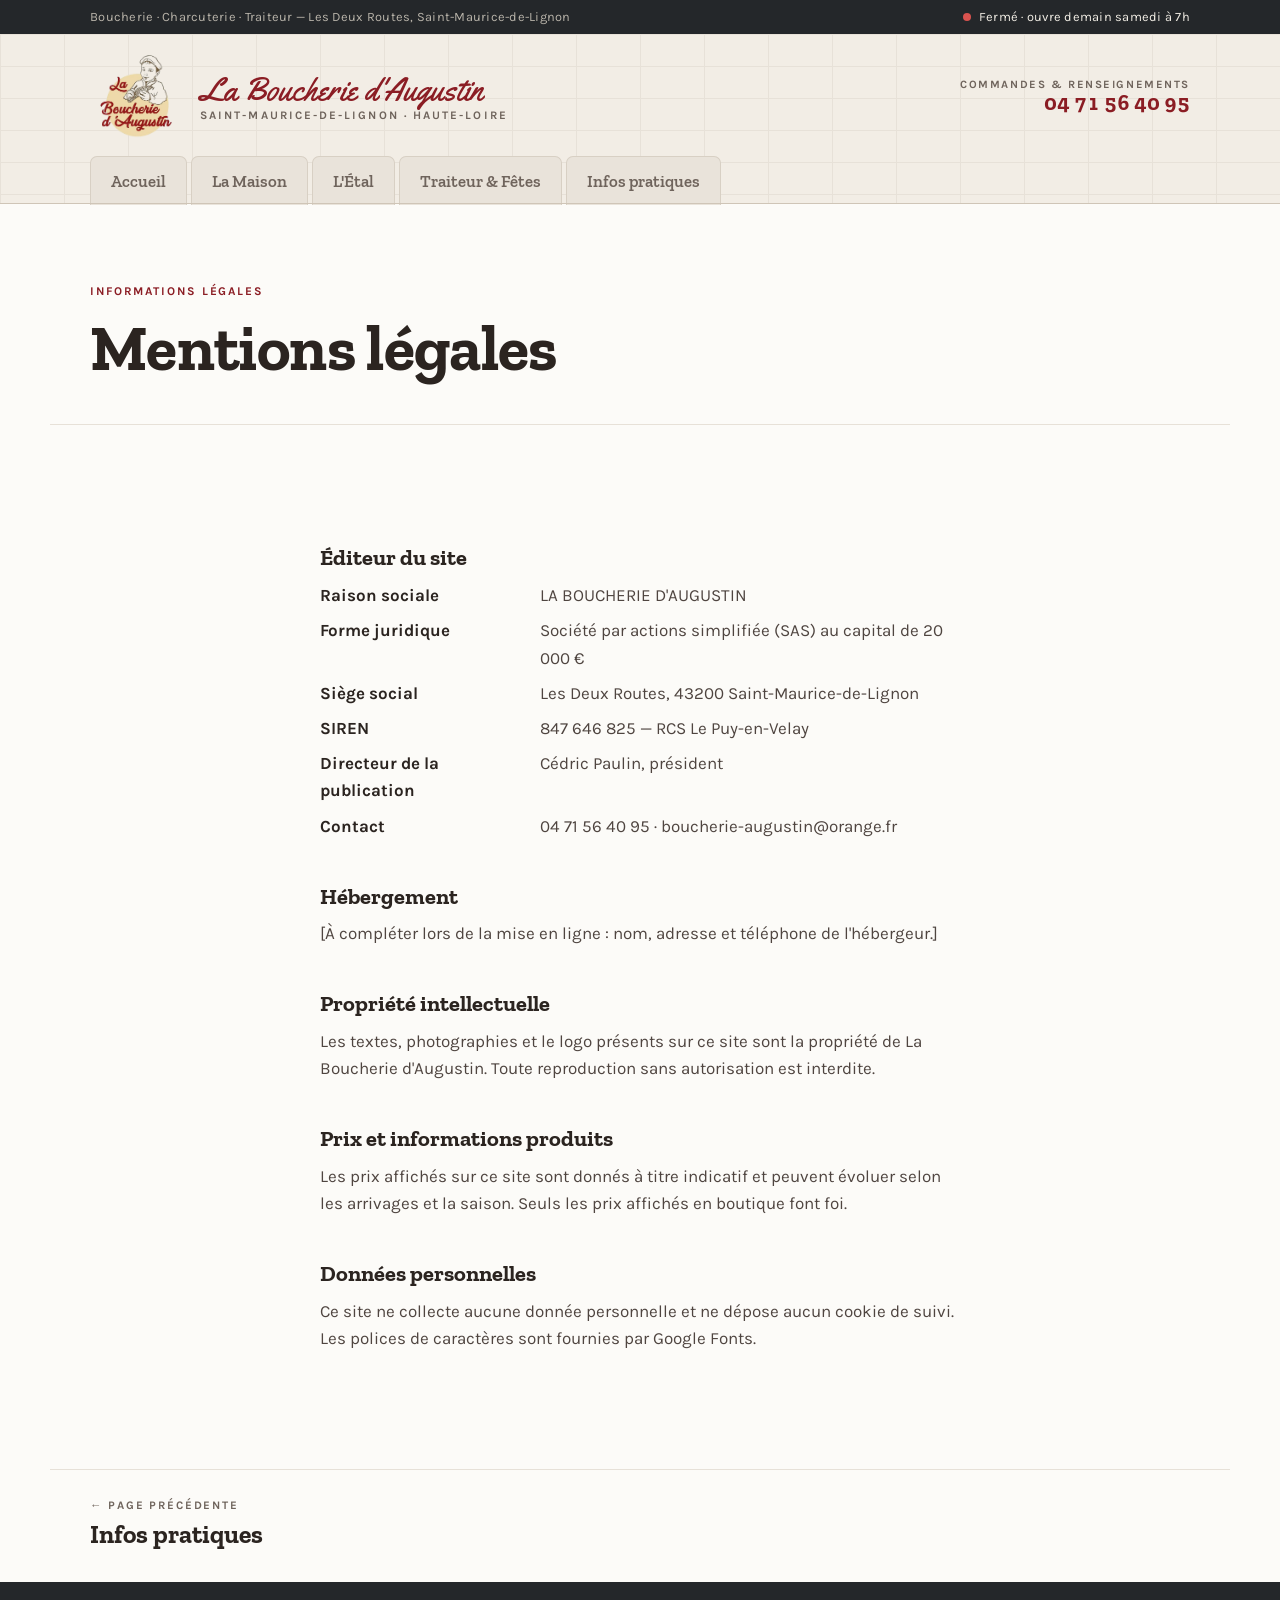
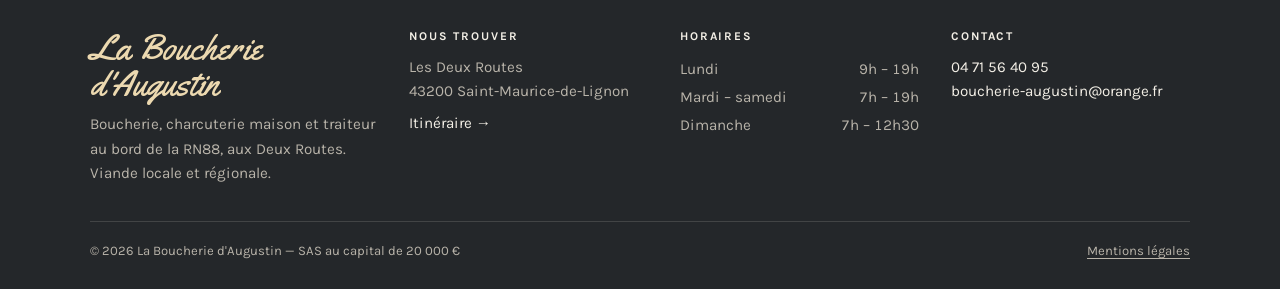
<file: mentions-legales.html>
<!doctype html>
<html lang="fr">
<head>
<meta charset="utf-8">
<meta name="viewport" content="width=device-width, initial-scale=1, viewport-fit=cover">
<title>Mentions légales · La Boucherie d'Augustin</title>
<meta name="description" content="Mentions légales du site de La Boucherie d'Augustin.">
<meta property="og:title" content="Mentions légales · La Boucherie d'Augustin">
<meta property="og:description" content="Mentions légales du site de La Boucherie d'Augustin.">
<meta property="og:type" content="website">
<meta property="og:image" content="assets/img/vitrine.jpg">
<meta name="theme-color" content="#24272a">
<link rel="icon" type="image/png" href="assets/img/favicon.png">
<link rel="preconnect" href="https://fonts.googleapis.com">
<link rel="preconnect" href="https://fonts.gstatic.com" crossorigin>
<link rel="stylesheet" href="https://fonts.googleapis.com/css2?family=Kalam:wght@400;700&amp;family=Karla:ital,wght@0,400;0,500;0,700;1,400&amp;family=Yellowtail&amp;family=Zilla+Slab:wght@500;600;700&amp;display=swap">
<link rel="stylesheet" href="assets/css/site.css">
</head>
<body>
<a class="skip" href="#contenu">Aller au contenu</a>
<div class="topbar">
  <div class="wrap">
    <span class="hide-sm">Boucherie · Charcuterie · Traiteur — Les Deux Routes, Saint-Maurice-de-Lignon</span>
    <span class="status" data-status>Ouvert 7 jours sur 7</span>
  </div>
</div>
<header class="masthead">
  <div class="wrap">
    <a class="brand" href="index.html" data-index="0" aria-label="La Boucherie d'Augustin, accueil">
      <img src="assets/img/logo.png" alt="Logo de La Boucherie d'Augustin : un jeune apprenti boucher tenant un saucisson" width="96" height="94">
      <span class="brand-text"><strong>La Boucherie d'Augustin</strong><span>Saint-Maurice-de-Lignon · Haute-Loire</span></span>
    </a>
    <nav aria-label="Pages du site">
      <ul class="tabs">
        <li><a href="index.html" data-index="0">Accueil</a></li>
        <li><a href="maison.html" data-index="1">La Maison</a></li>
        <li><a href="etal.html" data-index="2">L'Étal</a></li>
        <li><a href="traiteur.html" data-index="3">Traiteur &amp; Fêtes</a></li>
        <li><a href="infos.html" data-index="4">Infos pratiques</a></li>
      </ul>
    </nav>
    <a class="call" href="tel:+33471564095"><small>Commandes &amp; renseignements</small><b>04 71 56 40 95</b></a>
  </div>
</header>
<main id="contenu" class="page" data-index="5">

  <div class="wrap page-head">
    <div>
      <span class="label">Informations légales</span>
      <h1>Mentions légales</h1>
    </div>
  </div>
  <section class="wrap legal">
    <h2>Éditeur du site</h2>
    <dl>
      <dt>Raison sociale</dt><dd>LA BOUCHERIE D'AUGUSTIN</dd>
      <dt>Forme juridique</dt><dd>Société par actions simplifiée (SAS) au capital de 20 000 €</dd>
      <dt>Siège social</dt><dd>Les Deux Routes, 43200 Saint-Maurice-de-Lignon</dd>
      <dt>SIREN</dt><dd>847 646 825 — RCS Le Puy-en-Velay</dd>
      <dt>Directeur de la publication</dt><dd>Cédric Paulin, président</dd>
      <dt>Contact</dt><dd>04 71 56 40 95 · boucherie-augustin@orange.fr</dd>
    </dl>
    <h2>Hébergement</h2>
    <p>[À compléter lors de la mise en ligne : nom, adresse et téléphone de l'hébergeur.]</p>
    <h2>Propriété intellectuelle</h2>
    <p>Les textes, photographies et le logo présents sur ce site sont la propriété de La Boucherie d'Augustin. Toute reproduction sans autorisation est interdite.</p>
    <h2>Prix et informations produits</h2>
    <p>Les prix affichés sur ce site sont donnés à titre indicatif et peuvent évoluer selon les arrivages et la saison. Seuls les prix affichés en boutique font foi.</p>
    <h2>Données personnelles</h2>
    <p>Ce site ne collecte aucune donnée personnelle et ne dépose aucun cookie de suivi. Les polices de caractères sont fournies par Google Fonts.</p>
  </section>

</main>
<nav class="wrap pager" aria-label="Pages voisines">
  <a class="prev" href="infos.html" data-index="4"><small>← Page précédente</small><span>Infos pratiques</span></a>
  
</nav>
<footer class="site-footer">
  <div class="wrap">
    <div class="foot-grid">
      <div class="foot-brand">
        <span class="script">La Boucherie d'Augustin</span>
        <p>Boucherie, charcuterie maison et traiteur au bord de la RN88, aux Deux Routes. Viande locale et régionale.</p>
      </div>
      <div>
        <h4>Nous trouver</h4>
        <p>Les Deux Routes<br>43200 Saint-Maurice-de-Lignon</p>
        <p style="margin-top:8px"><a href="https://www.google.com/maps/search/?api=1&query=La+Boucherie+d%27Augustin%2C+Les+Deux+Routes%2C+43200+Saint-Maurice-de-Lignon" target="_blank" rel="noopener">Itinéraire →</a></p>
      </div>
      <div>
        <h4>Horaires</h4>
        <ul class="foot-hours">
          <li><span>Lundi</span><span>9h – 19h</span></li>
          <li><span>Mardi – samedi</span><span>7h – 19h</span></li>
          <li><span>Dimanche</span><span>7h – 12h30</span></li>
        </ul>
      </div>
      <div>
        <h4>Contact</h4>
        <p><a href="tel:+33471564095">04 71 56 40 95</a><br><a href="mailto:boucherie-augustin@orange.fr">boucherie-augustin@orange.fr</a></p>
      </div>
    </div>
    <div class="foot-bottom">
      <span>© <span data-year>2026</span> La Boucherie d'Augustin — SAS au capital de 20 000 €</span>
      <a href="mentions-legales.html" data-index="5">Mentions légales</a>
    </div>
  </div>
</footer>
<script src="assets/js/site.js"></script>
</body>
</html>
</file>
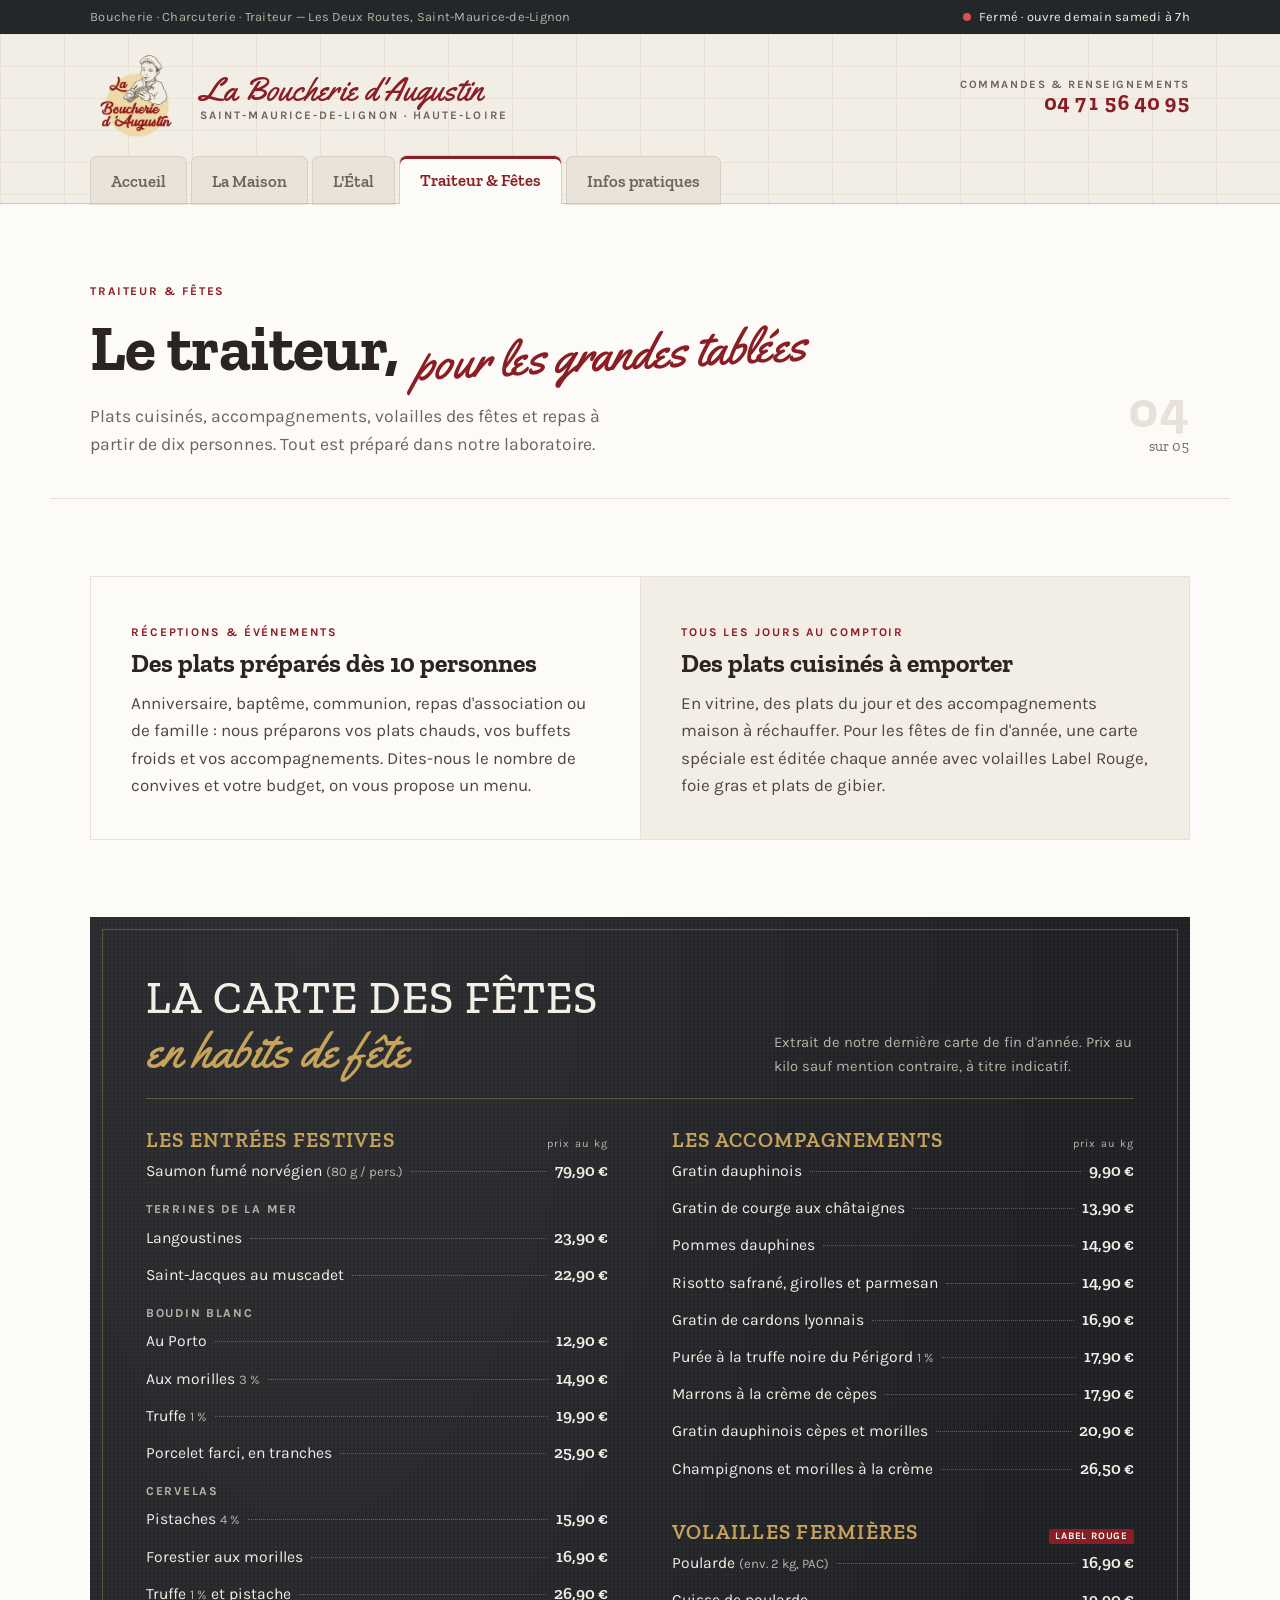
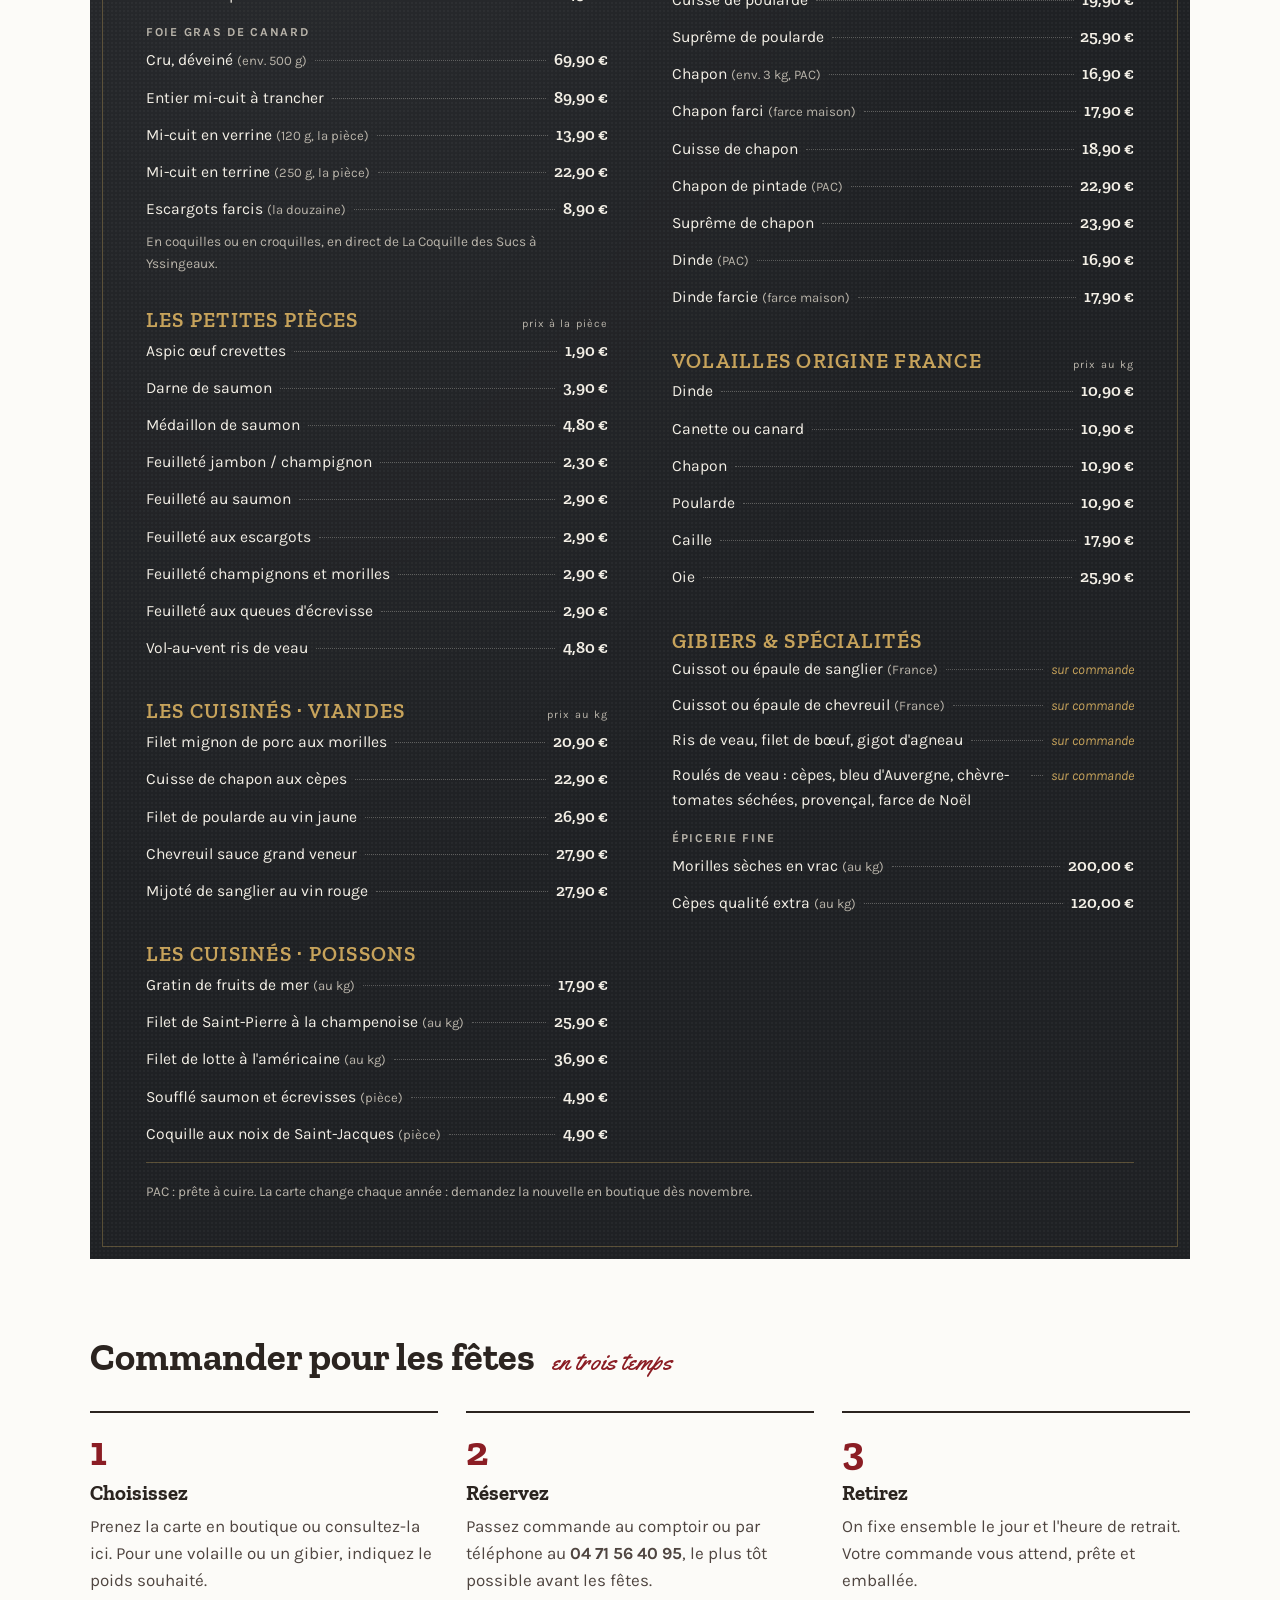
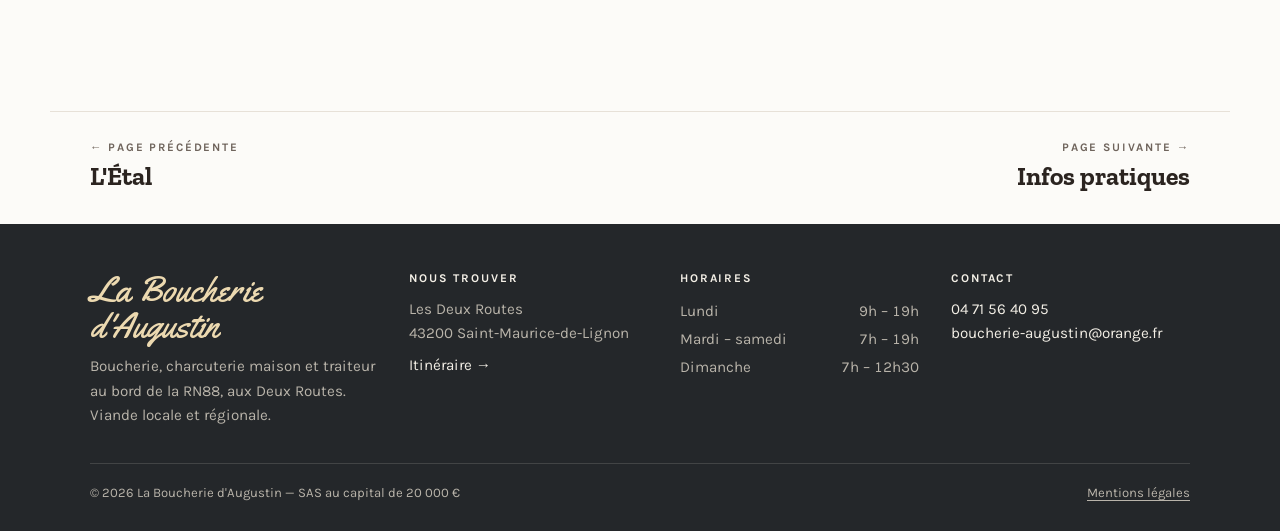
<file: traiteur.html>
<!doctype html>
<html lang="fr">
<head>
<meta charset="utf-8">
<meta name="viewport" content="width=device-width, initial-scale=1, viewport-fit=cover">
<title>Traiteur & Fêtes · La Boucherie d'Augustin</title>
<meta name="description" content="Traiteur, plats cuisinés, carte des fêtes et repas dès 10 personnes à La Boucherie d'Augustin, Saint-Maurice-de-Lignon.">
<meta property="og:title" content="Traiteur & Fêtes · La Boucherie d'Augustin">
<meta property="og:description" content="Traiteur, plats cuisinés, carte des fêtes et repas dès 10 personnes à La Boucherie d'Augustin, Saint-Maurice-de-Lignon.">
<meta property="og:type" content="website">
<meta property="og:image" content="assets/img/vitrine.jpg">
<meta name="theme-color" content="#24272a">
<link rel="icon" type="image/png" href="assets/img/favicon.png">
<link rel="preconnect" href="https://fonts.googleapis.com">
<link rel="preconnect" href="https://fonts.gstatic.com" crossorigin>
<link rel="stylesheet" href="https://fonts.googleapis.com/css2?family=Kalam:wght@400;700&amp;family=Karla:ital,wght@0,400;0,500;0,700;1,400&amp;family=Yellowtail&amp;family=Zilla+Slab:wght@500;600;700&amp;display=swap">
<link rel="stylesheet" href="assets/css/site.css">
</head>
<body>
<a class="skip" href="#contenu">Aller au contenu</a>
<div class="topbar">
  <div class="wrap">
    <span class="hide-sm">Boucherie · Charcuterie · Traiteur — Les Deux Routes, Saint-Maurice-de-Lignon</span>
    <span class="status" data-status>Ouvert 7 jours sur 7</span>
  </div>
</div>
<header class="masthead">
  <div class="wrap">
    <a class="brand" href="index.html" data-index="0" aria-label="La Boucherie d'Augustin, accueil">
      <img src="assets/img/logo.png" alt="Logo de La Boucherie d'Augustin : un jeune apprenti boucher tenant un saucisson" width="96" height="94">
      <span class="brand-text"><strong>La Boucherie d'Augustin</strong><span>Saint-Maurice-de-Lignon · Haute-Loire</span></span>
    </a>
    <nav aria-label="Pages du site">
      <ul class="tabs">
        <li><a href="index.html" data-index="0">Accueil</a></li>
        <li><a href="maison.html" data-index="1">La Maison</a></li>
        <li><a href="etal.html" data-index="2">L'Étal</a></li>
        <li><a href="traiteur.html" data-index="3" aria-current="page">Traiteur &amp; Fêtes</a></li>
        <li><a href="infos.html" data-index="4">Infos pratiques</a></li>
      </ul>
    </nav>
    <a class="call" href="tel:+33471564095"><small>Commandes &amp; renseignements</small><b>04 71 56 40 95</b></a>
  </div>
</header>
<main id="contenu" class="page" data-index="3">

  <div class="wrap page-head">
    <div>
      <span class="label">Traiteur &amp; Fêtes</span>
      <h1>Le traiteur, <span class="script">pour les grandes tablées</span></h1>
      <p class="lede">Plats cuisinés, accompagnements, volailles des fêtes et repas à partir de dix personnes. Tout est préparé dans notre laboratoire.</p>
    </div>
    <div class="page-folio" aria-hidden="true"><b>04</b>sur 05</div>
  </div>

  <section class="wrap" style="padding-bottom:0">
    <div class="reception">
      <div>
        <span class="label">Réceptions &amp; événements</span>
        <h3>Des plats préparés dès 10 personnes</h3>
        <p>Anniversaire, baptême, communion, repas d'association ou de famille : nous préparons vos plats chauds, vos buffets froids et vos accompagnements. Dites-nous le nombre de convives et votre budget, on vous propose un menu.</p>
      </div>
      <div>
        <span class="label">Tous les jours au comptoir</span>
        <h3>Des plats cuisinés à emporter</h3>
        <p>En vitrine, des plats du jour et des accompagnements maison à réchauffer. Pour les fêtes de fin d'année, une carte spéciale est éditée chaque année avec volailles Label Rouge, foie gras et plats de gibier.</p>
      </div>
    </div>
  </section>

  <section class="wrap">
    
    <div class="carte">
      <div class="carte-head">
        <h2>La carte des fêtes <span class="script">en habits de fête</span></h2>
        <p>Extrait de notre dernière carte de fin d'année. Prix au kilo sauf mention contraire, à titre indicatif.</p>
      </div>
      <div class="carte-cols">
        <div class="carte-block">
          <h3>Les entrées festives <small>prix au kg</small></h3>
          <div class="line"><span class="n">Saumon fumé norvégien <em>(80 g / pers.)</em></span><span class="d"></span><span class="p">79,90 €</span></div>
          <h4>Terrines de la mer</h4>
          <div class="line"><span class="n">Langoustines</span><span class="d"></span><span class="p">23,90 €</span></div>
          <div class="line"><span class="n">Saint-Jacques au muscadet</span><span class="d"></span><span class="p">22,90 €</span></div>
          <h4>Boudin blanc</h4>
          <div class="line"><span class="n">Au Porto</span><span class="d"></span><span class="p">12,90 €</span></div>
          <div class="line"><span class="n">Aux morilles <em>3 %</em></span><span class="d"></span><span class="p">14,90 €</span></div>
          <div class="line"><span class="n">Truffe <em>1 %</em></span><span class="d"></span><span class="p">19,90 €</span></div>
          <div class="line"><span class="n">Porcelet farci, en tranches</span><span class="d"></span><span class="p">25,90 €</span></div>
          <h4>Cervelas</h4>
          <div class="line"><span class="n">Pistaches <em>4 %</em></span><span class="d"></span><span class="p">15,90 €</span></div>
          <div class="line"><span class="n">Forestier aux morilles</span><span class="d"></span><span class="p">16,90 €</span></div>
          <div class="line"><span class="n">Truffe <em>1 %</em> et pistache</span><span class="d"></span><span class="p">26,90 €</span></div>
          <h4>Foie gras de canard</h4>
          <div class="line"><span class="n">Cru, déveiné <em>(env. 500 g)</em></span><span class="d"></span><span class="p">69,90 €</span></div>
          <div class="line"><span class="n">Entier mi-cuit à trancher</span><span class="d"></span><span class="p">89,90 €</span></div>
          <div class="line"><span class="n">Mi-cuit en verrine <em>(120 g, la pièce)</em></span><span class="d"></span><span class="p">13,90 €</span></div>
          <div class="line"><span class="n">Mi-cuit en terrine <em>(250 g, la pièce)</em></span><span class="d"></span><span class="p">22,90 €</span></div>
          <div class="line"><span class="n">Escargots farcis <em>(la douzaine)</em></span><span class="d"></span><span class="p">8,90 €</span></div>
          <p class="sub">En coquilles ou en croquilles, en direct de La Coquille des Sucs à Yssingeaux.</p>
        </div>
        <div class="carte-block">
          <h3>Les petites pièces <small>prix à la pièce</small></h3>
          <div class="line"><span class="n">Aspic œuf crevettes</span><span class="d"></span><span class="p">1,90 €</span></div>
          <div class="line"><span class="n">Darne de saumon</span><span class="d"></span><span class="p">3,90 €</span></div>
          <div class="line"><span class="n">Médaillon de saumon</span><span class="d"></span><span class="p">4,80 €</span></div>
          <div class="line"><span class="n">Feuilleté jambon / champignon</span><span class="d"></span><span class="p">2,30 €</span></div>
          <div class="line"><span class="n">Feuilleté au saumon</span><span class="d"></span><span class="p">2,90 €</span></div>
          <div class="line"><span class="n">Feuilleté aux escargots</span><span class="d"></span><span class="p">2,90 €</span></div>
          <div class="line"><span class="n">Feuilleté champignons et morilles</span><span class="d"></span><span class="p">2,90 €</span></div>
          <div class="line"><span class="n">Feuilleté aux queues d'écrevisse</span><span class="d"></span><span class="p">2,90 €</span></div>
          <div class="line"><span class="n">Vol-au-vent ris de veau</span><span class="d"></span><span class="p">4,80 €</span></div>
        </div>
        <div class="carte-block">
          <h3>Les cuisinés · viandes <small>prix au kg</small></h3>
          <div class="line"><span class="n">Filet mignon de porc aux morilles</span><span class="d"></span><span class="p">20,90 €</span></div>
          <div class="line"><span class="n">Cuisse de chapon aux cèpes</span><span class="d"></span><span class="p">22,90 €</span></div>
          <div class="line"><span class="n">Filet de poularde au vin jaune</span><span class="d"></span><span class="p">26,90 €</span></div>
          <div class="line"><span class="n">Chevreuil sauce grand veneur</span><span class="d"></span><span class="p">27,90 €</span></div>
          <div class="line"><span class="n">Mijoté de sanglier au vin rouge</span><span class="d"></span><span class="p">27,90 €</span></div>
        </div>
        <div class="carte-block">
          <h3>Les cuisinés · poissons</h3>
          <div class="line"><span class="n">Gratin de fruits de mer <em>(au kg)</em></span><span class="d"></span><span class="p">17,90 €</span></div>
          <div class="line"><span class="n">Filet de Saint-Pierre à la champenoise <em>(au kg)</em></span><span class="d"></span><span class="p">25,90 €</span></div>
          <div class="line"><span class="n">Filet de lotte à l'américaine <em>(au kg)</em></span><span class="d"></span><span class="p">36,90 €</span></div>
          <div class="line"><span class="n">Soufflé saumon et écrevisses <em>(pièce)</em></span><span class="d"></span><span class="p">4,90 €</span></div>
          <div class="line"><span class="n">Coquille aux noix de Saint-Jacques <em>(pièce)</em></span><span class="d"></span><span class="p">4,90 €</span></div>
        </div>
        <div class="carte-block">
          <h3>Les accompagnements <small>prix au kg</small></h3>
          <div class="line"><span class="n">Gratin dauphinois</span><span class="d"></span><span class="p">9,90 €</span></div>
          <div class="line"><span class="n">Gratin de courge aux châtaignes</span><span class="d"></span><span class="p">13,90 €</span></div>
          <div class="line"><span class="n">Pommes dauphines</span><span class="d"></span><span class="p">14,90 €</span></div>
          <div class="line"><span class="n">Risotto safrané, girolles et parmesan</span><span class="d"></span><span class="p">14,90 €</span></div>
          <div class="line"><span class="n">Gratin de cardons lyonnais</span><span class="d"></span><span class="p">16,90 €</span></div>
          <div class="line"><span class="n">Purée à la truffe noire du Périgord <em>1 %</em></span><span class="d"></span><span class="p">17,90 €</span></div>
          <div class="line"><span class="n">Marrons à la crème de cèpes</span><span class="d"></span><span class="p">17,90 €</span></div>
          <div class="line"><span class="n">Gratin dauphinois cèpes et morilles</span><span class="d"></span><span class="p">20,90 €</span></div>
          <div class="line"><span class="n">Champignons et morilles à la crème</span><span class="d"></span><span class="p">26,50 €</span></div>
        </div>
        <div class="carte-block">
          <h3>Volailles fermières <span class="lr">LABEL ROUGE</span></h3>
          <div class="line"><span class="n">Poularde <em>(env. 2 kg, PAC)</em></span><span class="d"></span><span class="p">16,90 €</span></div>
          <div class="line"><span class="n">Cuisse de poularde</span><span class="d"></span><span class="p">19,90 €</span></div>
          <div class="line"><span class="n">Suprême de poularde</span><span class="d"></span><span class="p">25,90 €</span></div>
          <div class="line"><span class="n">Chapon <em>(env. 3 kg, PAC)</em></span><span class="d"></span><span class="p">16,90 €</span></div>
          <div class="line"><span class="n">Chapon farci <em>(farce maison)</em></span><span class="d"></span><span class="p">17,90 €</span></div>
          <div class="line"><span class="n">Cuisse de chapon</span><span class="d"></span><span class="p">18,90 €</span></div>
          <div class="line"><span class="n">Chapon de pintade <em>(PAC)</em></span><span class="d"></span><span class="p">22,90 €</span></div>
          <div class="line"><span class="n">Suprême de chapon</span><span class="d"></span><span class="p">23,90 €</span></div>
          <div class="line"><span class="n">Dinde <em>(PAC)</em></span><span class="d"></span><span class="p">16,90 €</span></div>
          <div class="line"><span class="n">Dinde farcie <em>(farce maison)</em></span><span class="d"></span><span class="p">17,90 €</span></div>
        </div>
        <div class="carte-block">
          <h3>Volailles origine France <small>prix au kg</small></h3>
          <div class="line"><span class="n">Dinde</span><span class="d"></span><span class="p">10,90 €</span></div>
          <div class="line"><span class="n">Canette ou canard</span><span class="d"></span><span class="p">10,90 €</span></div>
          <div class="line"><span class="n">Chapon</span><span class="d"></span><span class="p">10,90 €</span></div>
          <div class="line"><span class="n">Poularde</span><span class="d"></span><span class="p">10,90 €</span></div>
          <div class="line"><span class="n">Caille</span><span class="d"></span><span class="p">17,90 €</span></div>
          <div class="line"><span class="n">Oie</span><span class="d"></span><span class="p">25,90 €</span></div>
        </div>
        <div class="carte-block">
          <h3>Gibiers &amp; spécialités</h3>
          <div class="line"><span class="n">Cuissot ou épaule de sanglier <em>(France)</em></span><span class="d"></span><span class="p cmd">sur commande</span></div>
          <div class="line"><span class="n">Cuissot ou épaule de chevreuil <em>(France)</em></span><span class="d"></span><span class="p cmd">sur commande</span></div>
          <div class="line"><span class="n">Ris de veau, filet de bœuf, gigot d'agneau</span><span class="d"></span><span class="p cmd">sur commande</span></div>
          <div class="line"><span class="n">Roulés de veau : cèpes, bleu d'Auvergne, chèvre-tomates séchées, provençal, farce de Noël</span><span class="d"></span><span class="p cmd">sur commande</span></div>
          <h4>Épicerie fine</h4>
          <div class="line"><span class="n">Morilles sèches en vrac <em>(au kg)</em></span><span class="d"></span><span class="p">200,00 €</span></div>
          <div class="line"><span class="n">Cèpes qualité extra <em>(au kg)</em></span><span class="d"></span><span class="p">120,00 €</span></div>
        </div>
      </div>
      <p class="carte-foot">PAC : prête à cuire. La carte change chaque année : demandez la nouvelle en boutique dès novembre.</p>
    </div>

  </section>

  <section class="wrap" style="padding-top:0">
    <div class="section-title"><h2>Commander pour les fêtes</h2><span class="script">en trois temps</span></div>
    <div class="etapes">
      <div class="etape"><h3>Choisissez</h3><p>Prenez la carte en boutique ou consultez-la ici. Pour une volaille ou un gibier, indiquez le poids souhaité.</p></div>
      <div class="etape"><h3>Réservez</h3><p>Passez commande au comptoir ou par téléphone au <b>04 71 56 40 95</b>, le plus tôt possible avant les fêtes.</p></div>
      <div class="etape"><h3>Retirez</h3><p>On fixe ensemble le jour et l'heure de retrait. Votre commande vous attend, prête et emballée.</p></div>
    </div>
  </section>

</main>
<nav class="wrap pager" aria-label="Pages voisines">
  <a class="prev" href="etal.html" data-index="2"><small>← Page précédente</small><span>L'Étal</span></a>
  <a class="next" href="infos.html" data-index="4"><small>Page suivante →</small><span>Infos pratiques</span></a>
</nav>
<footer class="site-footer">
  <div class="wrap">
    <div class="foot-grid">
      <div class="foot-brand">
        <span class="script">La Boucherie d'Augustin</span>
        <p>Boucherie, charcuterie maison et traiteur au bord de la RN88, aux Deux Routes. Viande locale et régionale.</p>
      </div>
      <div>
        <h4>Nous trouver</h4>
        <p>Les Deux Routes<br>43200 Saint-Maurice-de-Lignon</p>
        <p style="margin-top:8px"><a href="https://www.google.com/maps/search/?api=1&query=La+Boucherie+d%27Augustin%2C+Les+Deux+Routes%2C+43200+Saint-Maurice-de-Lignon" target="_blank" rel="noopener">Itinéraire →</a></p>
      </div>
      <div>
        <h4>Horaires</h4>
        <ul class="foot-hours">
          <li><span>Lundi</span><span>9h – 19h</span></li>
          <li><span>Mardi – samedi</span><span>7h – 19h</span></li>
          <li><span>Dimanche</span><span>7h – 12h30</span></li>
        </ul>
      </div>
      <div>
        <h4>Contact</h4>
        <p><a href="tel:+33471564095">04 71 56 40 95</a><br><a href="mailto:boucherie-augustin@orange.fr">boucherie-augustin@orange.fr</a></p>
      </div>
    </div>
    <div class="foot-bottom">
      <span>© <span data-year>2026</span> La Boucherie d'Augustin — SAS au capital de 20 000 €</span>
      <a href="mentions-legales.html" data-index="5">Mentions légales</a>
    </div>
  </div>
</footer>
<script src="assets/js/site.js"></script>
</body>
</html>
</file>
<file: assets/css/site.css>
/* La Boucherie d'Augustin — feuille de style
   Mise en page : un « classeur » de pages. Les onglets en haut ouvrent
   des pages distinctes qui glissent de gauche à droite ; l'univers
   graphique reprend la boutique : faïence blanche, ardoises noires
   écrites à la craie, bordeaux et crème du logo. */

:root {
  --paper: #fcfbf8;        /* fond de page, blanc faïence */
  --paper-2: #f2ede5;      /* papier boucher, panneaux */
  --tile: #e7e1d8;         /* joints de faïence, filets */
  --ink: #2b2420;          /* texte courant */
  --muted: #6f645c;        /* texte secondaire */
  --slate: #24272a;        /* ardoise */
  --slate-2: #303438;
  --chalk: #f3efe6;        /* craie */
  --chalk-dim: #b9b4aa;
  --bordeaux: #8b1d24;     /* rouge du logo */
  --bordeaux-dk: #6b141a;
  --creme: #ecd9b0;        /* rond crème du logo */
  --or: #c7a35b;           /* doré de la carte des fêtes */

  --f-display: "Zilla Slab", "Rockwell", "Roboto Slab", Georgia, serif;
  --f-body: "Karla", "Helvetica Neue", Arial, sans-serif;
  --f-script: "Yellowtail", "Brush Script MT", cursive;
  --f-chalk: "Kalam", "Comic Sans MS", "Segoe Print", cursive;

  --wrap: 1180px;
  --gutter: clamp(16px, 4vw, 40px);
  --ease: cubic-bezier(.65, .05, .25, 1);
  color-scheme: light;
}

*, *::before, *::after { box-sizing: border-box; }
html { -webkit-text-size-adjust: 100%; }
body {
  margin: 0;
  background: var(--paper);
  color: var(--ink);
  font-family: var(--f-body);
  font-size: 17px;
  line-height: 1.6;
  overflow-x: hidden;
}
img { max-width: 100%; height: auto; display: block; }
a { color: var(--bordeaux); text-underline-offset: 3px; }
a:hover { color: var(--bordeaux-dk); }
:focus-visible { outline: 2px solid var(--bordeaux); outline-offset: 3px; }
h1, h2, h3, h4 { font-family: var(--f-display); line-height: 1.1; margin: 0; text-wrap: balance; color: var(--ink); }
p { margin: 0; }

.wrap { max-width: var(--wrap); margin-inline: auto; padding-inline: var(--gutter); }
.label {
  font-family: var(--f-body);
  font-size: .74rem;
  font-weight: 700;
  letter-spacing: .16em;
  text-transform: uppercase;
  color: var(--bordeaux);
}
.script { font-family: var(--f-script); font-weight: 400; color: var(--bordeaux); }
.skip { position: absolute; left: -999px; top: 8px; background: var(--slate); color: var(--chalk); padding: 8px 14px; z-index: 50; }
.skip:focus { left: 8px; }

/* ---------- Bandeau haut ---------- */
.topbar {
  background: var(--slate);
  color: var(--chalk-dim);
  font-size: .8rem;
  letter-spacing: .02em;
}
.topbar .wrap { display: flex; justify-content: space-between; gap: 8px 24px; flex-wrap: wrap; padding-block: 7px; }
.topbar a { color: var(--chalk); text-decoration: none; font-weight: 700; }
.status { display: inline-flex; align-items: center; gap: 8px; color: var(--chalk); }
.status::before { content: ""; width: 8px; height: 8px; border-radius: 50%; background: #7a7f84; }
.status.is-open::before { background: #6fbf73; box-shadow: 0 0 0 3px rgba(111, 191, 115, .2); }
.status.is-closed::before { background: #d9534f; }

/* ---------- En-tête & onglets ---------- */
.masthead {
  background-color: var(--paper-2);
  /* faïence de boutique, carreaux métro */
  background-image:
    linear-gradient(var(--tile) 1px, transparent 1px),
    linear-gradient(90deg, var(--tile) 1px, transparent 1px);
  background-size: 64px 32px, 64px 32px;
  border-bottom: 1px solid #d8d0c4;
  position: relative;
}
.masthead::after { /* frise bordeaux */
  content: ""; position: absolute; left: 0; right: 0; bottom: -1px; height: 1px; background: #cfc5b7;
}
.masthead .wrap { display: grid; grid-template-columns: minmax(0, 1fr) auto; align-items: center; gap: 4px 28px; padding-top: 16px; }
.brand { display: flex; align-items: center; gap: 14px; text-decoration: none; padding-bottom: 6px; }
.brand img { width: 96px; height: auto; }
.brand-text { display: flex; flex-direction: column; line-height: 1.15; }
.brand-text strong { font-family: var(--f-script); font-weight: 400; font-size: 2rem; color: var(--bordeaux); }
.brand-text span { font-size: .72rem; letter-spacing: .18em; text-transform: uppercase; color: var(--muted); font-weight: 700; }

.masthead nav { min-width: 0; grid-column: 1 / -1; grid-row: 2; }
.tabs { display: flex; align-items: flex-end; gap: 4px; margin: 0; padding: 0; list-style: none; }
.tabs a {
  display: block;
  position: relative;
  padding: 11px 20px 10px;
  font-family: var(--f-display);
  font-weight: 600;
  font-size: 1.05rem;
  color: var(--muted);
  text-decoration: none;
  white-space: nowrap;
  background: #e9e3da;
  border: 1px solid #d8d0c4;
  border-bottom: 0;
  border-radius: 7px 7px 0 0;
  transition: background .2s, color .2s, transform .2s;
  transform: translateY(2px);
}
.tabs a:hover { background: #f4f0ea; color: var(--ink); transform: translateY(0); }
.tabs a[aria-current="page"] {
  background: var(--paper);
  color: var(--bordeaux);
  transform: translateY(1px);
  z-index: 2;
  box-shadow: inset 0 3px 0 var(--bordeaux);
}
.tabs a[aria-current="page"]::after { /* l'onglet se fond dans la page */
  content: ""; position: absolute; left: 0; right: 0; bottom: -2px; height: 3px; background: var(--paper);
}
.call {
  display: inline-flex; flex-direction: column; align-items: flex-end;
  padding-bottom: 6px; text-decoration: none; line-height: 1.2;
}
.call small { font-size: .7rem; letter-spacing: .14em; text-transform: uppercase; color: var(--muted); font-weight: 700; }
.call b { font-family: var(--f-display); font-size: 1.35rem; color: var(--bordeaux); font-weight: 700; font-variant-numeric: tabular-nums; }

/* ---------- Transitions de page ---------- */
.page { animation: none; }
.page.enter-from-right { animation: enterRight .55s var(--ease) both; }
.page.enter-from-left { animation: enterLeft .55s var(--ease) both; }
.page.leave-to-left { animation: leaveLeft .3s var(--ease) both; }
.page.leave-to-right { animation: leaveRight .3s var(--ease) both; }
@keyframes enterRight { from { transform: translateX(70px); opacity: 0; } to { transform: none; opacity: 1; } }
@keyframes enterLeft { from { transform: translateX(-70px); opacity: 0; } to { transform: none; opacity: 1; } }
@keyframes leaveLeft { to { transform: translateX(-70px); opacity: 0; } }
@keyframes leaveRight { to { transform: translateX(70px); opacity: 0; } }
@media (prefers-reduced-motion: reduce) {
  .page, .page[class*="enter"], .page[class*="leave"] { animation: none !important; }
  * { scroll-behavior: auto !important; }
}

/* ---------- Boutons ---------- */
.btn {
  display: inline-flex; align-items: center; gap: 10px;
  padding: 13px 22px;
  font-family: var(--f-body); font-weight: 700; font-size: .95rem; letter-spacing: .02em;
  text-decoration: none; border-radius: 3px; border: 2px solid var(--bordeaux);
  background: var(--bordeaux); color: #fff; transition: background .2s, color .2s;
}
.btn:hover { background: var(--bordeaux-dk); border-color: var(--bordeaux-dk); color: #fff; }
.btn.ghost { background: transparent; color: var(--bordeaux); }
.btn.ghost:hover { background: var(--bordeaux); color: #fff; }
.btn .arrow { transition: transform .2s; }
.btn:hover .arrow { transform: translateX(4px); }

/* ---------- Étiquette ardoise (comme en vitrine) ---------- */
.tag {
  position: relative;
  background: var(--slate);
  color: var(--chalk);
  border-radius: 4px;
  padding: 12px 16px 12px;
  font-family: var(--f-chalk);
  box-shadow: 0 1px 0 rgba(255, 255, 255, .06) inset, 0 6px 14px rgba(36, 39, 42, .18);
  background-image: radial-gradient(rgba(255, 255, 255, .045) 1px, transparent 1px);
  background-size: 5px 5px;
}
.tag .t-name { font-size: 1.12rem; line-height: 1.2; display: block; }
.tag .t-origin { font-family: var(--f-body); font-size: .62rem; letter-spacing: .14em; text-transform: uppercase; color: var(--chalk-dim); display: block; margin-top: 4px; }
.tag .t-price { font-size: 1.7rem; font-weight: 700; line-height: 1; display: block; margin-top: 8px; font-variant-numeric: tabular-nums; }
.tag .t-price small { font-size: .9rem; font-weight: 400; margin-left: 4px; }

/* ---------- Pages : en-tête commun ---------- */
.page-head { padding-block: clamp(36px, 6vw, 72px) clamp(24px, 4vw, 40px); display: grid; grid-template-columns: minmax(0, 1fr) auto; gap: 24px; align-items: end; border-bottom: 1px solid var(--tile); }
.page-head h1 { font-size: clamp(2.3rem, 5.4vw, 4rem); font-weight: 700; letter-spacing: -.01em; margin-top: 10px; }
.page-head h1 .script { font-size: .78em; display: inline-block; transform: rotate(-3deg); margin-left: .1em; }
.page-head .lede { max-width: 54ch; margin-top: 18px; color: var(--muted); font-size: 1.1rem; }
.page-folio { font-family: var(--f-display); font-size: .9rem; color: var(--muted); text-align: right; white-space: nowrap; font-variant-numeric: tabular-nums; }
.page-folio b { display: block; font-size: 3.2rem; line-height: 1; color: var(--tile); font-weight: 700; }

section { padding-block: clamp(40px, 6vw, 80px); }
.section-title { display: flex; align-items: baseline; gap: 16px; margin-bottom: 28px; flex-wrap: wrap; }
.section-title h2 { font-size: clamp(1.7rem, 3.2vw, 2.4rem); font-weight: 700; }
.section-title .script { font-size: 1.6rem; }

/* ---------- Accueil ---------- */
.hero { display: grid; grid-template-columns: minmax(0, 1.15fr) minmax(0, .85fr); gap: clamp(28px, 5vw, 72px); align-items: center; padding-block: clamp(36px, 6vw, 80px); }
.hero h1 { font-size: clamp(2.6rem, 6.4vw, 5.1rem); font-weight: 700; letter-spacing: -.02em; line-height: 1; margin-top: 18px; }
.hero h1 em { font-style: normal; color: var(--bordeaux); }
.hero .script.under { font-size: clamp(1.8rem, 3.4vw, 2.6rem); display: block; margin-top: 10px; transform: rotate(-2deg); transform-origin: left; }
.hero p.intro { margin-top: 24px; max-width: 48ch; font-size: 1.12rem; color: #4a403a; }
.hero .actions { display: flex; gap: 12px; flex-wrap: wrap; margin-top: 30px; }
.hero-visual { position: relative; justify-self: center; width: min(100%, 380px); }
.hero-visual .photo { border: 10px solid #fff; box-shadow: 0 24px 40px -18px rgba(43, 36, 32, .45), 0 0 0 1px var(--tile); background: #fff; }
.hero-visual .photo img { width: 100%; aspect-ratio: 300 / 444; object-fit: cover; }
.hero-visual .tag { position: absolute; left: -38px; bottom: 54px; transform: rotate(-4deg); width: 190px; }
.hero-visual .tag::before { /* pique porte-étiquette */
  content: ""; position: absolute; top: -14px; left: 50%; width: 3px; height: 16px; background: #c9ccd0; border-radius: 2px; transform: translateX(-50%);
}
.hero-visual .stamp {
  position: absolute; right: -26px; top: 28px; width: 112px; height: 112px; border-radius: 50%;
  background: var(--creme); color: var(--bordeaux);
  display: grid; place-items: center; text-align: center;
  font-family: var(--f-display); font-weight: 700; font-size: .78rem; letter-spacing: .1em; text-transform: uppercase; line-height: 1.15;
  border: 2px dashed rgba(139, 29, 36, .55); outline: 6px solid var(--creme);
  transform: rotate(8deg);
}
.hero-visual .stamp strong { display: block; font-size: 1.9rem; letter-spacing: 0; }

.ardoise {
  background: var(--slate);
  background-image: radial-gradient(rgba(255, 255, 255, .04) 1px, transparent 1px);
  background-size: 6px 6px;
  color: var(--chalk);
  border-block: 10px solid #6b4a32; /* cadre bois */
  border-image: linear-gradient(90deg, #7a5638, #5c3f29 40%, #86603f 70%, #5c3f29) 1;
}
.ardoise .wrap { display: grid; grid-template-columns: repeat(3, minmax(0, 1fr)); gap: 0; padding-block: 34px; }
.ardoise .item { padding: 6px 28px; border-left: 1px dashed rgba(243, 239, 230, .25); }
.ardoise .item:first-child { border-left: 0; padding-left: 0; }
.ardoise .item b { font-family: var(--f-chalk); font-size: 1.6rem; font-weight: 700; display: block; line-height: 1.2; }
.ardoise .item span { font-size: .95rem; color: var(--chalk-dim); display: block; margin-top: 6px; }

.doors { display: grid; grid-template-columns: minmax(0, 1.35fr) minmax(0, 1fr); grid-template-rows: auto auto; gap: 22px; }
.door { position: relative; display: block; text-decoration: none; color: inherit; overflow: hidden; }
.door .door-txt { padding-top: 16px; }
.door h3 { font-size: 1.6rem; font-weight: 700; margin-top: 4px; display: flex; align-items: center; gap: 10px; }
.door h3 .arrow { color: var(--bordeaux); transition: transform .25s; }
.door:hover h3 .arrow { transform: translateX(6px); }
.door p { color: var(--muted); margin-top: 6px; max-width: 46ch; }
.door-main { grid-row: span 2; }
.door-main .img { aspect-ratio: 4 / 3; overflow: hidden; }
.door-main img { width: 100%; height: 100%; object-fit: cover; transition: transform .6s var(--ease); }
.door:hover img { transform: scale(1.03); }
.door-side { display: grid; grid-template-columns: 150px minmax(0, 1fr); gap: 20px; align-items: center; padding: 20px; background: var(--paper-2); border: 1px solid var(--tile); }
.door-side .door-txt { padding-top: 0; }
.door-side .img { aspect-ratio: 1; overflow: hidden; }
.door-side img { width: 100%; height: 100%; object-fit: cover; transition: transform .6s var(--ease); }
.door-side .img.logo { background: transparent; }
.door-side .img.logo img { object-fit: contain; }
.door-side.menu-card { background: var(--slate); border-color: var(--slate); color: var(--chalk); }
.door-side.menu-card h3 { color: var(--chalk); }
.door-side.menu-card h3 .arrow { color: var(--or); }
.door-side.menu-card p { color: var(--chalk-dim); }
.door-side.menu-card .label { color: var(--or); }
.mini-menu { font-family: var(--f-display); font-size: .92rem; line-height: 1.5; color: var(--chalk); border: 1px solid rgba(199, 163, 91, .5); padding: 12px; aspect-ratio: 1; display: flex; flex-direction: column; justify-content: center; }
.mini-menu .script { color: var(--or); font-size: 1.35rem; line-height: 1; margin-bottom: 6px; }
.mini-menu span { display: flex; justify-content: space-between; gap: 6px; font-size: .78rem; color: var(--chalk-dim); }

.quote-band { background: var(--paper-2); border-block: 1px solid var(--tile); }
.quote-band .wrap { display: grid; grid-template-columns: minmax(0, 1fr) minmax(0, 1.1fr); gap: clamp(24px, 5vw, 64px); align-items: center; }
.quote-band blockquote { margin: 0; font-family: var(--f-display); font-size: clamp(1.5rem, 2.8vw, 2.1rem); line-height: 1.25; font-weight: 500; }
.quote-band blockquote::before { content: "« "; color: var(--bordeaux); }
.quote-band blockquote::after { content: " »"; color: var(--bordeaux); }
.quote-band cite { display: block; margin-top: 16px; font-style: normal; color: var(--muted); font-size: .95rem; }
.quote-band .photo img { width: 100%; aspect-ratio: 16 / 11; object-fit: cover; }

/* ---------- La Maison ---------- */
.story { display: grid; grid-template-columns: minmax(0, 340px) minmax(0, 1fr); gap: clamp(28px, 6vw, 88px); align-items: start; }
.story aside { position: sticky; top: 24px; }
.story aside img { width: 100%; max-width: 320px; }
.story .caption { font-size: .88rem; color: var(--muted); margin-top: 10px; border-top: 1px solid var(--tile); padding-top: 10px; }
.prose { max-width: 64ch; }
.prose p + p { margin-top: 1.1em; }
.prose p:first-of-type::first-letter {
  font-family: var(--f-display); font-weight: 700; color: var(--bordeaux);
  float: left; font-size: 4.2em; line-height: .82; margin: .06em .1em 0 0;
}
.prose h2 { font-size: 1.8rem; margin: 1.6em 0 .6em; }
.signature { margin-top: 28px; display: flex; align-items: center; gap: 16px; }
.signature .script { font-size: 2.2rem; }
.signature span { font-size: .85rem; color: var(--muted); line-height: 1.3; }

.engagements { display: grid; grid-template-columns: repeat(3, minmax(0, 1fr)); gap: 0; border-top: 2px solid var(--ink); }
.engagement { padding: 26px 26px 6px 0; }
.engagement + .engagement { padding-left: 26px; border-left: 1px solid var(--tile); }
.engagement h3 { font-size: 1.35rem; margin-top: 8px; }
.engagement p { margin-top: 10px; color: #4f4540; }

.fiche { background: var(--paper-2); border: 1px solid var(--tile); padding: clamp(22px, 4vw, 36px); display: grid; grid-template-columns: repeat(4, minmax(0, 1fr)); gap: 20px; }
.fiche dt { font-size: .72rem; font-weight: 700; letter-spacing: .14em; text-transform: uppercase; color: var(--muted); }
.fiche dd { margin: 4px 0 0; font-family: var(--f-display); font-size: 1.3rem; font-weight: 600; }

/* ---------- L'Étal ---------- */
.etal-intro { display: grid; grid-template-columns: minmax(0, 1fr) minmax(0, 1fr); gap: clamp(24px, 5vw, 64px); align-items: center; }
.etal-intro img { width: 100%; aspect-ratio: 4 / 3; object-fit: cover; }
.etal-intro .note { font-size: .92rem; color: var(--muted); margin-top: 14px; }

.rayons { display: grid; grid-template-columns: repeat(3, minmax(0, 1fr)); border-top: 1px solid var(--tile); border-left: 1px solid var(--tile); }
.rayon { padding: 24px 24px 28px; border-right: 1px solid var(--tile); border-bottom: 1px solid var(--tile); background: var(--paper); }
.rayon .label { color: var(--muted); }
.rayon h3 { font-size: 1.55rem; margin-top: 6px; color: var(--bordeaux); }
.rayon ul { list-style: none; margin: 14px 0 0; padding: 0; }
.rayon li { padding: 6px 0; border-bottom: 1px dotted #d6cec3; font-size: .98rem; }
.rayon li:last-child { border-bottom: 0; }

.vitrine-board {
  background: #d7dadd;
  background-image: linear-gradient(180deg, #e9ebed, #cfd3d6);
  padding: clamp(22px, 4vw, 40px);
  border-radius: 2px;
  border-top: 14px solid #b9bec2; /* rebord inox */
}
.tags-grid { display: grid; grid-template-columns: repeat(auto-fill, minmax(190px, 1fr)); gap: 28px 20px; }
.tags-grid .tag:nth-child(3n+1) { transform: rotate(-1.2deg); }
.tags-grid .tag:nth-child(3n+2) { transform: rotate(.8deg); }
.tags-grid .tag:nth-child(4n) { transform: rotate(-.4deg); }
.tags-grid .tag.yellow { background: #e9f05a; background-image: none; color: #2b2a1c; }
.tags-grid .tag.yellow .t-origin { color: #55532e; }
.board-note { margin-top: 24px; font-size: .9rem; color: #474c51; }

.specialites { display: grid; grid-template-columns: minmax(0, .9fr) minmax(0, 1.1fr); gap: clamp(24px, 5vw, 64px); align-items: center; }
.specialites img { width: 100%; aspect-ratio: 4 / 3; object-fit: cover; }
.spec-list { list-style: none; padding: 0; margin: 18px 0 0; }
.spec-list li { display: grid; grid-template-columns: 32px minmax(0, 1fr); gap: 10px; padding: 14px 0; border-bottom: 1px solid var(--tile); }
.spec-list li::before { content: "✦"; color: var(--bordeaux); font-size: .9rem; padding-top: 3px; }
.spec-list b { font-family: var(--f-display); font-size: 1.2rem; display: block; }
.spec-list span { color: var(--muted); font-size: .95rem; }

/* ---------- Traiteur ---------- */
.carte {
  background: #1f2124;
  background-image: radial-gradient(ellipse at 20% 0%, rgba(255, 255, 255, .06), transparent 60%), radial-gradient(rgba(255, 255, 255, .03) 1px, transparent 1px);
  background-size: auto, 4px 4px;
  color: var(--chalk);
  padding: clamp(26px, 5vw, 56px);
  position: relative;
}
.carte::before { content: ""; position: absolute; inset: 12px; border: 1px solid rgba(199, 163, 91, .35); pointer-events: none; }
.carte-head { display: flex; justify-content: space-between; align-items: end; flex-wrap: wrap; gap: 14px; border-bottom: 1px solid rgba(199, 163, 91, .35); padding-bottom: 20px; margin-bottom: 30px; position: relative; }
.carte-head h2 { color: var(--chalk); font-size: clamp(1.8rem, 4vw, 2.8rem); font-weight: 500; letter-spacing: .02em; text-transform: uppercase; }
.carte-head h2 .script { color: var(--or); text-transform: none; font-size: 1.1em; display: block; letter-spacing: 0; margin-top: 2px; }
.carte-head p { color: var(--chalk-dim); font-size: .92rem; max-width: 40ch; }
.carte-cols { columns: 2 340px; column-gap: clamp(28px, 5vw, 64px); position: relative; }
.carte-block { break-inside: avoid; margin-bottom: 34px; }
.carte-block h3 { font-family: var(--f-display); color: var(--or); font-size: 1.3rem; font-weight: 600; text-transform: uppercase; letter-spacing: .06em; display: flex; justify-content: space-between; align-items: baseline; gap: 12px; }
.carte-block h3 small { font-family: var(--f-body); font-size: .68rem; letter-spacing: .1em; color: var(--chalk-dim); font-weight: 400; text-transform: none; }
.carte-block h4 { font-family: var(--f-body); font-size: .76rem; letter-spacing: .14em; text-transform: uppercase; color: var(--chalk-dim); margin: 14px 0 2px; font-weight: 700; }
.carte-block .sub { font-size: .85rem; color: var(--chalk-dim); margin-top: 4px; }
.line { display: grid; grid-template-columns: minmax(0, auto) 1fr auto; align-items: baseline; gap: 8px; padding: 5px 0; }
.line .n { font-size: .98rem; }
.line .n em { font-style: normal; color: var(--chalk-dim); font-size: .82rem; }
.line .d { border-bottom: 1px dotted rgba(243, 239, 230, .28); transform: translateY(-4px); min-width: 12px; }
.line .p { font-family: var(--f-display); font-weight: 600; font-variant-numeric: tabular-nums; white-space: nowrap; }
.line .p.cmd { font-family: var(--f-body); font-style: italic; font-weight: 400; font-size: .85rem; color: var(--or); }
.lr { display: inline-block; background: var(--bordeaux); color: #fff; font-size: .62rem; font-weight: 700; letter-spacing: .08em; padding: 2px 6px; border-radius: 2px; vertical-align: middle; margin-left: 6px; font-family: var(--f-body); }
.carte-foot { position: relative; margin-top: 10px; padding-top: 18px; border-top: 1px solid rgba(199, 163, 91, .35); font-size: .85rem; color: var(--chalk-dim); }

.etapes { display: grid; grid-template-columns: repeat(3, minmax(0, 1fr)); gap: 28px; counter-reset: etape; }
.etape { counter-increment: etape; border-top: 2px solid var(--ink); padding-top: 18px; }
.etape::before { content: counter(etape); font-family: var(--f-display); font-weight: 700; font-size: 2.6rem; line-height: 1; color: var(--bordeaux); display: block; }
.etape h3 { font-size: 1.3rem; margin-top: 10px; }
.etape p { color: #4f4540; margin-top: 8px; }

.reception { display: grid; grid-template-columns: minmax(0, 1fr) minmax(0, 1fr); gap: 0; border: 1px solid var(--tile); }
.reception > div { padding: clamp(22px, 4vw, 40px); }
.reception > div + div { border-left: 1px solid var(--tile); background: var(--paper-2); }
.reception h3 { font-size: 1.6rem; margin-top: 6px; }
.reception p { margin-top: 12px; color: #4f4540; }

/* ---------- Infos pratiques ---------- */
.infos-grid { display: grid; grid-template-columns: minmax(0, 1fr) minmax(0, 1fr); gap: clamp(24px, 4vw, 48px); align-items: start; }
.horaires { background: var(--slate); color: var(--chalk); padding: clamp(22px, 4vw, 36px); background-image: radial-gradient(rgba(255, 255, 255, .04) 1px, transparent 1px); background-size: 6px 6px; }
.horaires h2 { color: var(--chalk); font-family: var(--f-chalk); font-weight: 700; font-size: 2rem; }
.horaires table { width: 100%; border-collapse: collapse; margin-top: 14px; font-family: var(--f-chalk); font-size: 1.15rem; }
.horaires td { padding: 9px 0; border-bottom: 1px dashed rgba(243, 239, 230, .2); }
.horaires td:last-child { text-align: right; font-variant-numeric: tabular-nums; }
.horaires tr.today td { color: #fff; font-weight: 700; }
.horaires tr.today td:first-child::after { content: "aujourd'hui"; font-family: var(--f-body); font-size: .64rem; letter-spacing: .12em; text-transform: uppercase; background: var(--bordeaux); color: #fff; padding: 2px 7px; margin-left: 10px; vertical-align: middle; border-radius: 2px; font-weight: 700; }
.horaires .status { margin-top: 18px; font-size: .95rem; }

.contact-card h2 { font-size: 1.9rem; }
.contact-list { list-style: none; padding: 0; margin: 18px 0 0; }
.contact-list li { display: grid; grid-template-columns: 110px minmax(0, 1fr); gap: 12px; padding: 14px 0; border-bottom: 1px solid var(--tile); }
.contact-list dt, .contact-list .k { font-size: .72rem; font-weight: 700; letter-spacing: .14em; text-transform: uppercase; color: var(--muted); padding-top: 4px; }
.contact-list .v { font-size: 1.05rem; overflow-wrap: anywhere; }
.contact-list .v b { font-family: var(--f-display); font-size: 1.45rem; color: var(--bordeaux); font-variant-numeric: tabular-nums; }
.copy { margin-left: 8px; font: inherit; font-size: .75rem; font-weight: 700; letter-spacing: .06em; border: 1px solid var(--tile); background: var(--paper); color: var(--muted); padding: 3px 9px; border-radius: 3px; cursor: pointer; vertical-align: middle; }
.copy:hover { border-color: var(--bordeaux); color: var(--bordeaux); }

.acces { display: grid; grid-template-columns: minmax(0, 1.1fr) minmax(0, .9fr); gap: 0; border: 1px solid var(--tile); }
.plan { position: relative; min-height: 300px; background: #eef0e6; overflow: hidden; }
.plan svg { position: absolute; inset: 0; width: 100%; height: 100%; }
.acces .txt { padding: clamp(22px, 4vw, 36px); }
.acces .txt h2 { font-size: 1.8rem; }
.acces .txt p { margin-top: 12px; color: #4f4540; }
.acces .txt .actions { display: flex; gap: 10px; flex-wrap: wrap; margin-top: 22px; }

.plus { display: grid; grid-template-columns: minmax(0, 1fr) minmax(0, 1fr); gap: clamp(24px, 4vw, 48px); align-items: center; }
.fidelite {
  background: var(--creme);
  border-radius: 10px;
  padding: 22px 24px;
  color: var(--bordeaux-dk);
  box-shadow: 0 18px 30px -18px rgba(107, 20, 26, .5);
  max-width: 440px;
  position: relative;
  overflow: hidden;
}
.fidelite::after { content: ""; position: absolute; right: -60px; top: -60px; width: 180px; height: 180px; border-radius: 50%; background: rgba(139, 29, 36, .08); }
.fidelite .top { display: flex; justify-content: space-between; align-items: center; gap: 10px; position: relative; z-index: 1; }
.fidelite .top .script { font-size: 1.7rem; line-height: 1; }
.fidelite .top small { font-size: .66rem; letter-spacing: .16em; text-transform: uppercase; font-weight: 700; }
.stamps { display: grid; grid-template-columns: repeat(5, 1fr); gap: 10px; margin-top: 18px; position: relative; z-index: 1; }
.stamps span { aspect-ratio: 1; border-radius: 50%; border: 2px dashed rgba(139, 29, 36, .45); display: grid; place-items: center; font-family: var(--f-display); font-weight: 700; font-size: .9rem; color: rgba(139, 29, 36, .55); }
.stamps span.on { background: var(--bordeaux); border: 2px solid var(--bordeaux); color: var(--creme); transform: rotate(-12deg); }
.stamps span.gift { border-style: solid; border-color: var(--bordeaux); color: var(--bordeaux); font-size: .78rem; }
.fidelite p { position: relative; z-index: 1; margin-top: 14px; font-size: .9rem; }

/* ---------- Mentions ---------- */
.legal { max-width: 72ch; }
.legal h2 { font-size: 1.4rem; margin: 2em 0 .5em; }
.legal p, .legal li { color: #4f4540; }
.legal dl { display: grid; grid-template-columns: 200px minmax(0, 1fr); gap: 8px 20px; margin: 0; }
.legal dt { font-weight: 700; color: var(--ink); }
.legal dd { margin: 0; color: #4f4540; }

/* ---------- Pied de page & pagination ---------- */
.pager { display: grid; grid-template-columns: 1fr 1fr; border-top: 1px solid var(--tile); margin-top: clamp(20px, 4vw, 40px); }
.pager a { display: block; padding: 26px 0; text-decoration: none; color: var(--ink); }
.pager a small { display: block; font-size: .72rem; letter-spacing: .16em; text-transform: uppercase; color: var(--muted); font-weight: 700; }
.pager a span { font-family: var(--f-display); font-size: 1.6rem; font-weight: 700; transition: color .2s; }
.pager a:hover span { color: var(--bordeaux); }
.pager .next { text-align: right; grid-column: 2; }

.site-footer { background: var(--slate); color: var(--chalk-dim); margin-top: 0; font-size: .95rem; }
.site-footer .wrap { padding-block: 48px 28px; }
.foot-grid { display: grid; grid-template-columns: minmax(0, 1.2fr) repeat(3, minmax(0, 1fr)); gap: 32px; }
.foot-grid h4 { font-family: var(--f-body); color: var(--chalk); font-size: .74rem; letter-spacing: .16em; text-transform: uppercase; margin-bottom: 12px; }
.foot-grid a { color: var(--chalk); text-decoration: none; }
.foot-grid a:hover { text-decoration: underline; }
.foot-brand .script { color: var(--creme); font-size: 2.2rem; line-height: 1; }
.foot-brand p { margin-top: 10px; max-width: 32ch; }
.foot-hours { list-style: none; padding: 0; margin: 0; font-variant-numeric: tabular-nums; }
.foot-hours li { display: flex; justify-content: space-between; gap: 10px; padding: 2px 0; }
.foot-bottom { margin-top: 36px; padding-top: 18px; border-top: 1px solid rgba(243, 239, 230, .14); display: flex; justify-content: space-between; gap: 10px; flex-wrap: wrap; font-size: .82rem; }
.foot-bottom a { color: var(--chalk-dim); }

/* ---------- Responsive ---------- */
@media (max-width: 860px) {
  body { font-size: 16px; }
  .hero, .quote-band .wrap, .story, .etal-intro, .specialites, .infos-grid, .acces, .plus, .reception { grid-template-columns: minmax(0, 1fr); }
  .hero-visual { margin-inline: 40px 30px; }
  .doors { grid-template-columns: minmax(0, 1fr); }
  .door-main { grid-row: auto; }
  .ardoise .wrap { grid-template-columns: minmax(0, 1fr); gap: 18px; }
  .ardoise .item { border-left: 0; padding: 0 0 16px; border-bottom: 1px dashed rgba(243, 239, 230, .25); }
  .ardoise .item:last-child { border-bottom: 0; padding-bottom: 0; }
  .story aside { position: static; display: grid; grid-template-columns: 120px minmax(0, 1fr); gap: 16px; align-items: center; }
  .engagements, .etapes { grid-template-columns: minmax(0, 1fr); }
  .engagement + .engagement { padding-left: 0; border-left: 0; border-top: 1px solid var(--tile); }
  .rayons { grid-template-columns: repeat(2, minmax(0, 1fr)); }
  .fiche { grid-template-columns: repeat(2, minmax(0, 1fr)); }
  .reception > div + div { border-left: 0; border-top: 1px solid var(--tile); }
  .foot-grid { grid-template-columns: minmax(0, 1fr) minmax(0, 1fr); }
  .page-folio { display: none; }
  .page-head { grid-template-columns: minmax(0, 1fr); }
  .plan { min-height: 240px; }
}
@media (max-width: 640px) {
  .brand img { width: 64px; }
  .brand-text strong { font-size: 1.5rem; }
  .brand-text span { display: none; }
  .call small { display: none; }
  .call b { font-size: 1.05rem; }
  /* onglets : bande horizontale qui défile, pas de menu déroulant */
  .tabs {
    overflow-x: auto; scrollbar-width: none; margin-inline: calc(var(--gutter) * -1); padding-inline: var(--gutter);
    -webkit-mask-image: linear-gradient(90deg, transparent 0, #000 14px, #000 calc(100% - 28px), transparent);
            mask-image: linear-gradient(90deg, transparent 0, #000 14px, #000 calc(100% - 28px), transparent);
  }
  .tabs::-webkit-scrollbar { display: none; }
  .tabs a { padding: 10px 14px 9px; font-size: .98rem; }
  .topbar .wrap { justify-content: center; }
  .topbar .hide-sm { display: none; }
  .rayons { grid-template-columns: minmax(0, 1fr); }
  .door-side { grid-template-columns: 96px minmax(0, 1fr); padding: 14px; gap: 14px; }
  .mini-menu { padding: 8px; font-size: .78rem; }
  .mini-menu span { display: none; }
  .hero-visual .tag { left: -24px; width: 168px; }
  .hero-visual .stamp { right: -18px; width: 92px; height: 92px; font-size: .66rem; }
  .hero-visual .stamp strong { font-size: 1.5rem; }
  .contact-list li { grid-template-columns: minmax(0, 1fr); gap: 2px; }
  .legal dl { grid-template-columns: minmax(0, 1fr); gap: 2px; }
  .legal dd { margin-bottom: 10px; }
  .foot-grid { grid-template-columns: minmax(0, 1fr); }
  .pager a span { font-size: 1.2rem; }
  .line { grid-template-columns: minmax(0, 1fr) auto; }
  .line .d { display: none; }
}

main.page { overflow-x: clip; }
</file>
